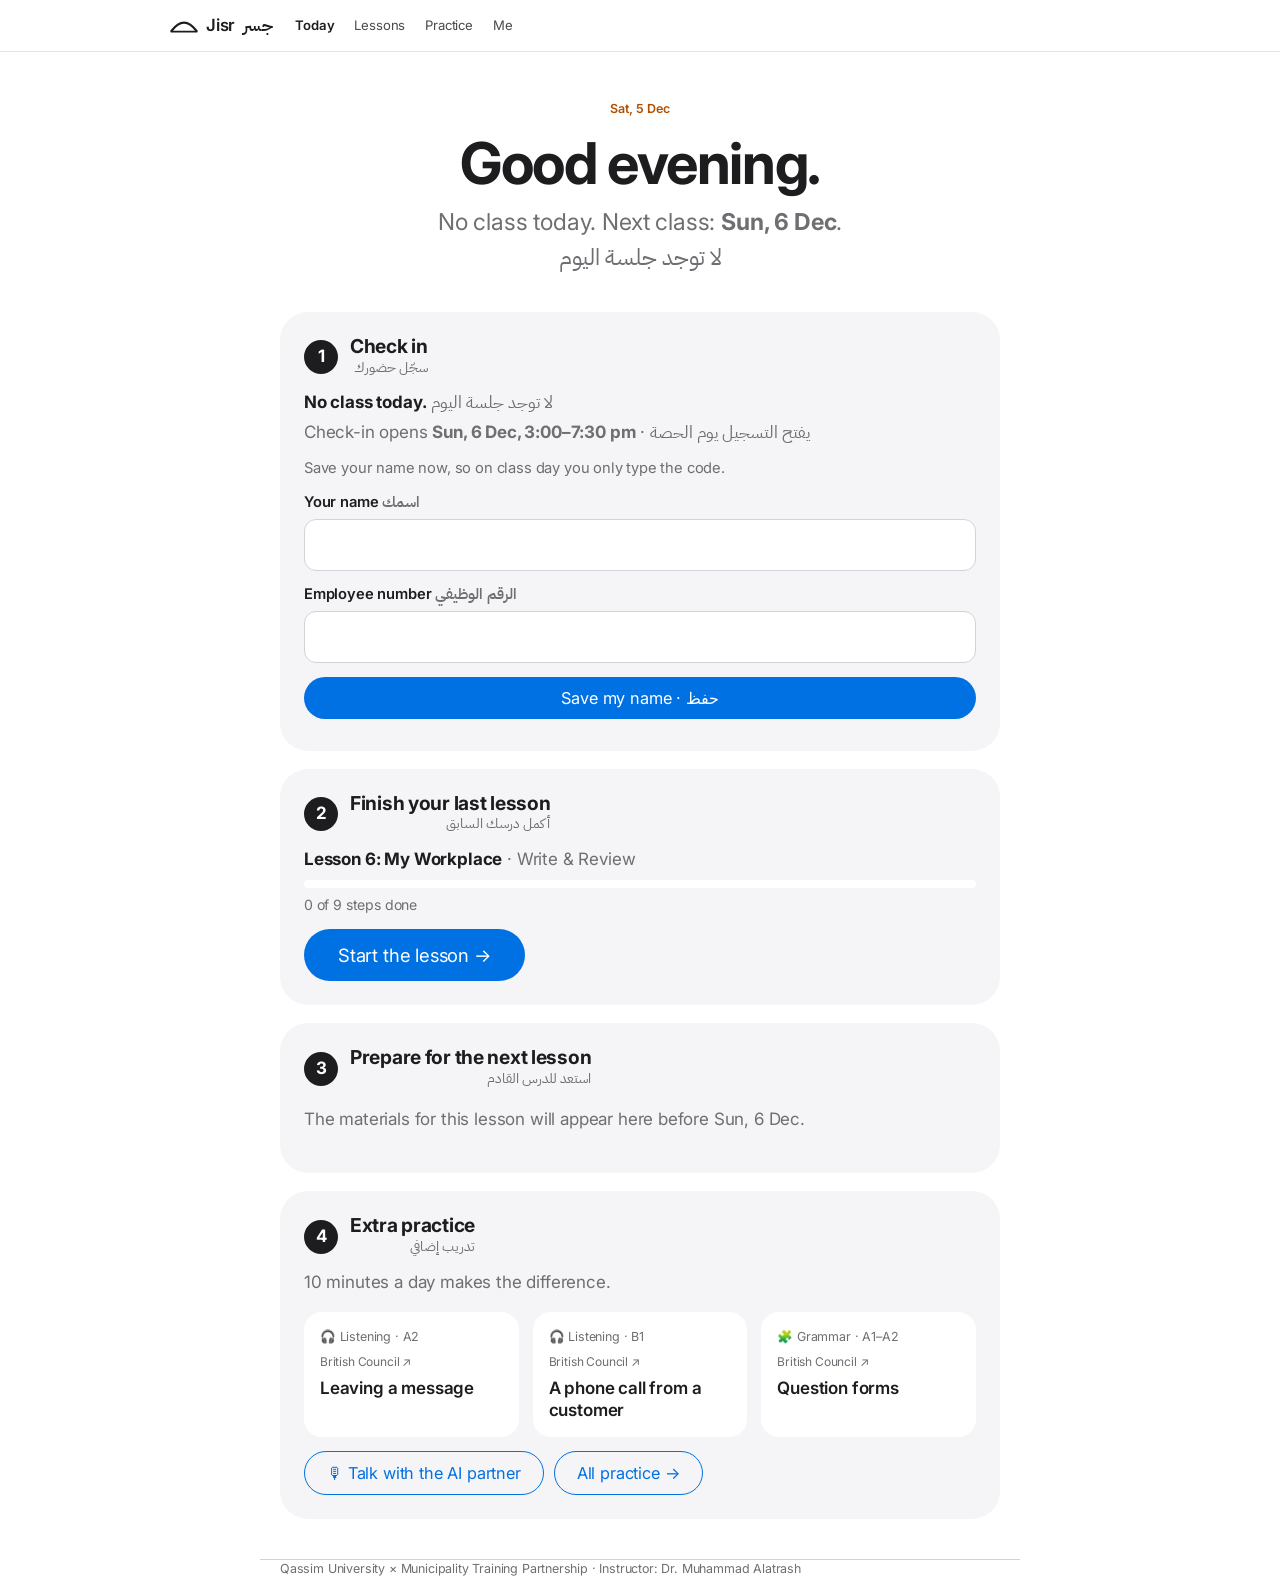
<file: index.html>
<!doctype html><html lang="en"><head><meta charset="utf-8"><meta name="viewport" content="width=device-width,initial-scale=1">
<title>Jisr · Today</title><link rel="icon" href="data:image/svg+xml,<svg xmlns='http://www.w3.org/2000/svg' viewBox='0 0 40 24'><path d='M2 20 Q20 -4 38 20' fill='none' stroke='%231d1d1f' stroke-width='4'/></svg>">
<link rel="stylesheet" href="assets/app.css"><script src="config.js"></script><script src="data/calendar.js"></script><script src="data/ready.js"></script><script src="data/resources.js"></script><script src="assets/core.js"></script><script src="assets/checkin.js"></script><script src="assets/resources.js"></script></head>
<body><header id="site-header"></header>
<main class="wrap" style="max-width:760px">
  <section class="hero" style="padding:36px 0 18px">
    <p class="eyebrow" id="date"></p>
    <h1 id="hello">Welcome.</h1>
    <p class="sub" id="sub" style="margin-bottom:0"></p>
  </section>
  <div id="steps"></div>
</main>
<footer class="wrap" id="foot" style="margin-top:40px;max-width:760px"></footer>
<script>
(function(){
  const J=JISR,t=J.todayISO(),s=J.sessionByDate(t),nx=J.nextSession(t),u=J.me(),R=window.JISR_READY||[];
  const h=new Date().getHours();
  document.getElementById("date").textContent=J.fmtDate(t)+(s?` · Lesson ${s.n}`:"");
  document.getElementById("hello").textContent=(h<12?"Good morning":h<18?"Good afternoon":"Good evening")+(u?", "+u.name.split(" ")[0]:"")+".";
  document.getElementById("sub").innerHTML=s?`Today: <b>${J.esc(s.themeEn)}</b><br><span class="ar">${J.esc(s.themeAr)}</span>`:(nx?`No class today. Next class: <b>${J.fmtDate(nx.date)}</b>.<br><span class="ar">لا توجد جلسة اليوم</span>`:"The programme is complete. 🎓");
  const S=document.getElementById("steps"); let k=0;
  const step=(title,ar,html)=>{k++;const e=J.el(`<section class="band" style="padding:24px"><div class="row" style="gap:12px;margin-bottom:12px"><span class="num">${k}</span><div><h3 style="margin:0">${title}</h3><div class="ar muted" style="font-size:.9rem">${ar}</div></div></div><div data-b>${html||""}</div></section>`);S.appendChild(e);return e.querySelector("[data-b]");};
  const lessonCard=x=>{const d=J.stepsDone(x.n).size,tot=J.LS.get("stepsTotal."+x.n,9),ready=R.includes(x.n),pct=Math.min(100,Math.round(100*d/tot));
    if(!ready) return `<p class="muted">The materials for this lesson will appear here before ${J.fmtDate(x.date)}.</p>`;
    return `<p style="margin:0 0 4px"><b>Lesson ${x.n}: ${J.esc(x.themeEn)}</b> <span class="muted">· ${x.typeEn}</span></p><div class="meter" style="background:var(--paper);margin:8px 0 6px"><i style="width:${pct}%"></i></div><p class="muted" style="font-size:.88rem;margin:0 0 14px">${d} of ${tot} steps done</p>
      <a class="btn big" href="session.html?n=${x.n}">${d===0?"Start the lesson":d>=tot?"Review the lesson":"Continue the lesson"} →</a>`;};
  const c=step("Check in","سجّل حضورك"); JISR_CHECKIN.mount(c,{});
  if(s){
    step("Today's lesson","درس اليوم",lessonCard(s));
  } else {
    // continue the most recent unfinished lesson (or preview the next one)
    const held=J.S.filter(x=>x.date<=t&&R.includes(x.n)).reverse(), open=held.find(x=>J.stepsDone(x.n).size<J.LS.get("stepsTotal."+x.n,9));
    if(open) step("Finish your last lesson","أكمل درسك السابق",lessonCard(open));
    if(nx) step("Prepare for the next lesson","استعد للدرس القادم",lessonCard(nx));
  }
  const cur=s||nx||J.S.at(-1),ids=JISR_RESOURCES.week(cur.week).slice(0,3);
  const ex=step("Extra practice","تدريب إضافي",`<p class="muted" style="margin-top:0">10 minutes a day makes the difference.</p><div class="grid g3">${ids.map(id=>JISR_RESOURCES.card(id,JISR_RESOURCES.R.items[id],cur.n)).join("")}</div>
    <div class="row" style="margin-top:14px"><a class="btn alt" href="speak.html">🎙 Talk with the AI partner</a><a class="btn ghost" href="resources.html">All practice →</a></div>`);
  JISR_RESOURCES.bindClicks(ex);
  document.getElementById("foot").textContent=`${J.C.partnersEn} · Instructor: ${J.C.instructor}`;
})();
</script></body></html>
</file>
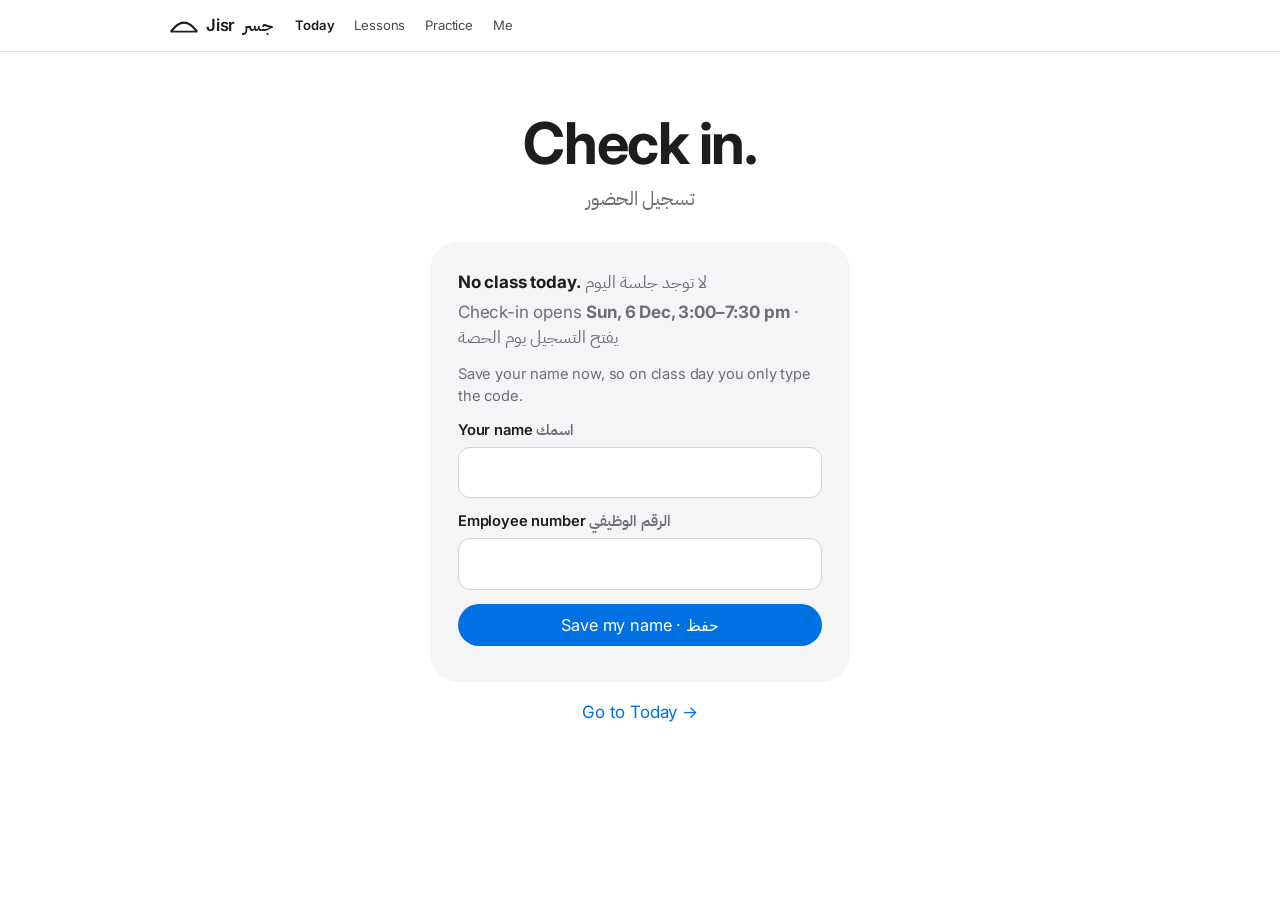
<file: checkin.html>
<!doctype html><html lang="en"><head><meta charset="utf-8"><meta name="viewport" content="width=device-width,initial-scale=1">
<title>Jisr · Check in</title><link rel="icon" href="data:image/svg+xml,<svg xmlns='http://www.w3.org/2000/svg' viewBox='0 0 40 24'><path d='M2 20 Q20 -4 38 20' fill='none' stroke='%231d1d1f' stroke-width='4'/></svg>">
<link rel="stylesheet" href="assets/app.css"><script src="config.js"></script><script src="data/calendar.js"></script><script src="assets/core.js"></script><script src="assets/checkin.js"></script></head>
<body><header id="site-header"></header>
<main class="wrap" style="max-width:460px">
  <section class="hero" style="padding-bottom:10px"><h1>Check in.</h1><p class="ar muted" style="font-size:1.2rem;margin:0">تسجيل الحضور</p></section>
  <div class="band" id="box" style="padding:28px"></div>
  <p class="center" style="margin-top:16px"><a href="index.html">Go to Today →</a></p>
</main>
<script>JISR_CHECKIN.mount(document.getElementById("box"),{});</script></body></html>
</file>
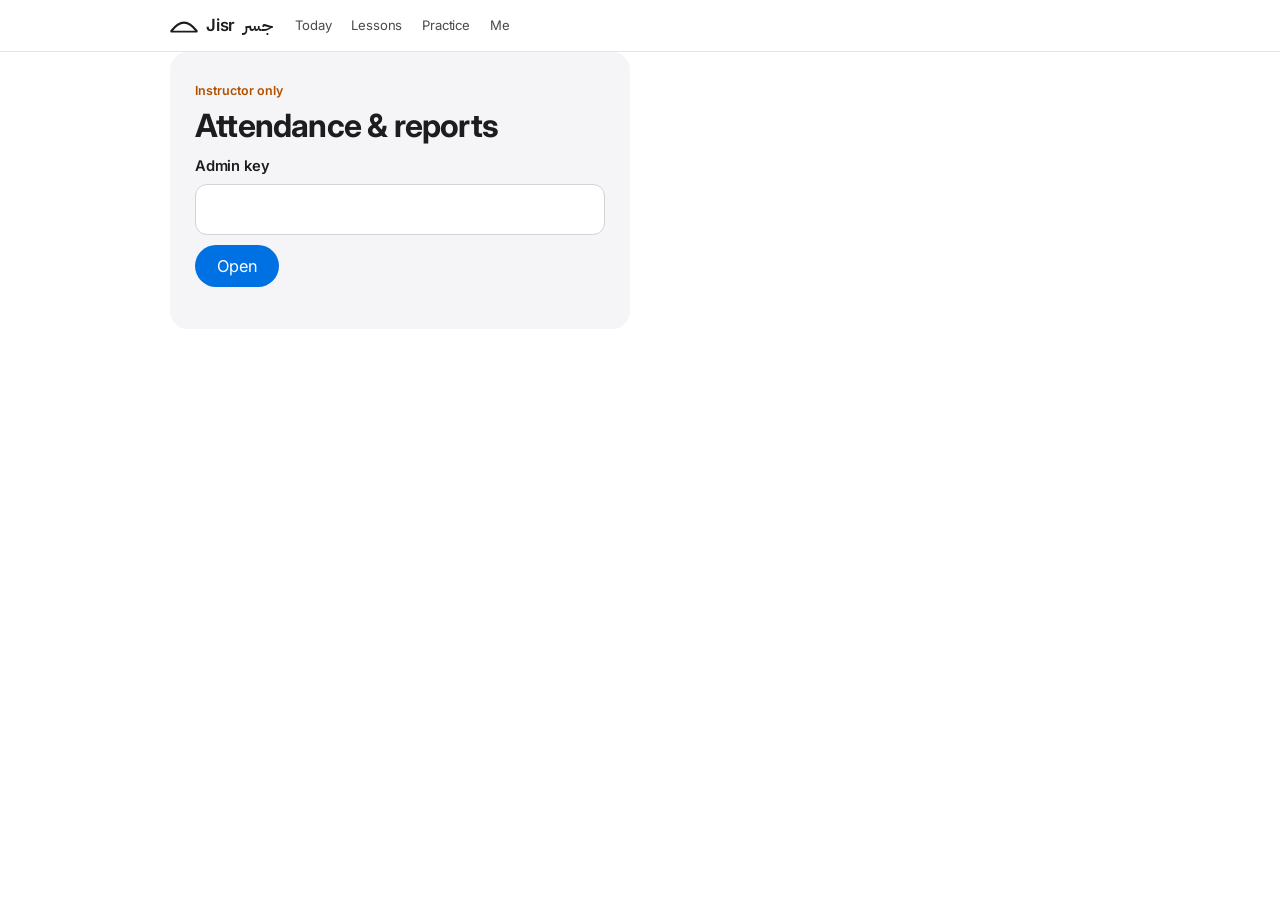
<file: dashboard.html>
<!doctype html><html lang="en"><head><meta charset="utf-8"><meta name="viewport" content="width=device-width,initial-scale=1"><meta name="robots" content="noindex">
<title>Jisr · Instructor</title><link rel="icon" href="data:image/svg+xml,<svg xmlns='http://www.w3.org/2000/svg' viewBox='0 0 40 24'><path d='M2 20 Q20 -6 38 20' fill='none' stroke='%23c4553a' stroke-width='4'/></svg>">
<link rel="stylesheet" href="assets/app.css"><script src="config.js"></script><script src="data/calendar.js"></script><script src="assets/core.js"></script></head>
<body><header id="site-header"></header>
<main class="wrap">
  <div class="only-print" id="phead"></div>
  <div id="gate" class="card no-print" style="max-width:460px">
    <span class="eyebrow">Instructor only</span><h2>Attendance &amp; reports</h2>
    <label>Admin key</label><input id="key" type="password" autocomplete="current-password"><button class="btn" id="enter" style="margin-top:10px">Open</button>
    <p class="muted" id="gmsg"></p>
  </div>
  <div id="app" style="display:none">
    <section class="band no-print center" style="margin-top:0">
      <h2 style="margin-bottom:4px">Attendance report</h2>
      <p class="muted" id="saved">Every check-in is recorded automatically.</p>
      <div class="row" style="justify-content:center;margin-top:14px"><button class="btn big" id="exportAll">⬇ Export attendance</button><button class="btn alt big" id="printAll">Print</button></div>
      <p id="sheetLink" style="margin-top:12px;font-size:.9rem"></p>
    </section>
    <div class="tabs no-print" id="tabs">
      <button data-k="today" class="on">Today / code</button><button data-k="day">Daily report</button><button data-k="week">Weekly report</button><button data-k="all">All sessions</button><button data-k="work">Activity &amp; scores</button>
    </div>
    <section class="panel on" id="p-today"></section>
    <section class="panel" id="p-day"></section>
    <section class="panel" id="p-week"></section>
    <section class="panel" id="p-all"></section>
    <section class="panel" id="p-work"></section>
  </div>
</main>
<script>
(function(){
  const J=JISR,$=id=>document.getElementById(id),today=J.todayISO();
  let D=null,key=sessionStorage.getItem("jisr.key")||"";
  const held=()=>J.S.filter(s=>s.date<=today);
  const ST={P:"Present",A:"Absent",L:"Late",E:"Excused","–":"Pending"};

  function demoData(){ // preview data when backend is not connected
    const names=["Abdullah Alharbi","Faisal Alotaibi","Nasser Alqahtani","Saad Aldosari","Rakan Alshammari","Turki Alenezi","Hamad Almutairi","Majed Alrashidi"];
    const roster=names.map((n,i)=>({id:String(1001+i),name:n,dept:["Parks","Licensing","Planning","Waste","Customer Service"][i%5]}));
    const att=[];const hs=J.S.slice(0,Math.max(6,held().length));
    hs.forEach(s=>roster.forEach((r,i)=>{const x=(i*7+s.n*3)%10;if(x<8)att.push({date:s.date,session:s.n,traineeId:r.id,name:r.name,status:x===7?"L":"P",time:s.date+"T09:0"+(x%6)+":00",device:"d"+r.id,method:"code"});}));
    return {ok:true,demo:true,roster,attendance:att,scores:roster.map((r,i)=>({traineeId:r.id,activities:12+i*3,avg:55+i*5,ai:i*2})),code:"4826",codeDate:today};
  }
  async function load(){
    const r=J.online?await J.api("admin",{key,op:"overview"}):demoData();
    if(!r.ok){$("gmsg").textContent="⚠ "+(r.error||"Failed");$("gate").style.display="block";$("app").style.display="none";return false;}
    D=r;sessionStorage.setItem("jisr.key",key);$("gate").style.display="none";$("app").style.display="block";
    if(r.demo&&!$("demo"))$("app").insertAdjacentHTML("afterbegin",'<p class="notice no-print" id="demo">Preview with sample data — connect the backend (config.js → apiUrl) to see real attendance.</p>');
    if(D.sheetUrl){$("sheetLink").innerHTML=`Permanent record: <a href="${J.esc(D.sheetUrl)}" target="_blank" rel="noopener">open the Google Sheet</a>`;$("saved").textContent="Every check-in is recorded automatically in your Google Sheet. Website updates never touch it.";}
    drawAll();return true;
  }
  // status for trainee on a date: latest row wins; none → Absent (or Pending for today)
  function status(id,date){const rows=D.attendance.filter(a=>a.traineeId==id&&a.date===date);if(!rows.length)return date<today?"A":"–";return rows[rows.length-1].status;}
  function shared(date){const m={},f=new Set();D.attendance.filter(a=>a.date===date&&a.method==="code").forEach(a=>{(m[a.device]=m[a.device]||new Set()).add(a.traineeId);});Object.values(m).forEach(s=>{if(s.size>1)s.forEach(x=>f.add(String(x)));});return f;}
  function csv(rows,name){const t=rows.map(r=>r.map(c=>`"${String(c).replace(/"/g,'""')}"`).join(",")).join("\r\n");const a=document.createElement("a");a.href=URL.createObjectURL(new Blob(["﻿"+t],{type:"text/csv"}));a.download=name;a.click();}
  function head(title){$("phead").innerHTML=`<h2>${J.esc(J.C.programEn)} (${J.esc(J.C.programAr)}) — ${J.esc(title)}</h2><p>${J.esc(J.C.partnersEn)} · Instructor: ${J.esc(J.C.instructor)} · Printed ${new Date().toLocaleString("en-GB")}</p>`;}
  const tools=(id)=>`<div class="row no-print" style="margin:10px 0"><button class="btn sm" data-csv="${id}">⬇ Export CSV (Excel)</button><button class="btn ghost sm" data-print="${id}">🖨 Print / PDF</button></div>`;

  function dayTable(date){
    const s=J.sessionByDate(date),sh=shared(date);
    const rows=D.roster.map(r=>{const st=status(r.id,date),a=D.attendance.filter(x=>x.traineeId==r.id&&x.date===date).pop();return [r.id,r.name,r.dept||"",st,a&&a.time?a.time.slice(11,16):"",a?a.method:"",sh.has(String(r.id))?"⚠ shared device":""];});
    const c=k=>rows.filter(r=>r[3]===k).length;
    return {s,rows,html:`<p><b>Session ${s?s.n:"?"}</b> · ${J.fmtDate(date)} ${date.slice(0,4)} · ${s?J.esc(s.themeEn):""} — <b>${c("P")+c("L")}</b> present (${c("L")} late), <b>${c("A")}</b> absent, ${c("E")} excused, of ${rows.length}</p>
      <div class="tscroll"><table><tr><th>ID</th><th>Name</th><th>Dept</th><th>Status</th><th>Time</th><th>Method</th><th>Flag</th></tr>${rows.map(r=>`<tr><td>${J.esc(r[0])}</td><td>${J.esc(r[1])}</td><td>${J.esc(r[2])}</td><td class="${r[3]==="–"?"":r[3]}"><a href="#" data-mark="${J.esc(r[0])}|${date}" title="Click to change" style="color:inherit">${ST[r[3]]}</a></td><td>${r[4]}</td><td>${r[5]}</td><td>${r[6]}</td></tr>`).join("")}</table></div>`};
  }
  function bindMarks(root){root.querySelectorAll("[data-mark]").forEach(a=>a.onclick=async e=>{e.preventDefault();const [id,date]=a.dataset.mark.split("|");const cur=status(id,date),nx={P:"A",A:"E",E:"L",L:"P","–":"P"}[cur];
    if(!confirm(`Mark ${id} as ${ST[nx]} on ${date}?`))return;
    if(J.online){const r=await J.api("admin",{key,op:"mark",traineeId:id,date,session:(J.sessionByDate(date)||{}).n,status:nx});if(!r.ok)return J.toast(r.error);}
    D.attendance.push({date,traineeId:id,status:nx,method:"manual",time:new Date().toISOString(),device:"instructor"});drawAll();});}

  function drawToday(){
    const s=J.sessionByDate(today),el=$("p-today");
    if(!s){const nx=J.nextSession();el.innerHTML=`<div class="card"><p>No session today. Next: <b>${nx?J.fmtDate(nx.date)+" — Session "+nx.n:"—"}</b></p></div>`;return;}
    const t=dayTable(today);
    el.innerHTML=`<div class="grid g2"><div class="card teal"><span class="eyebrow">Show this on the projector</span><p style="margin:0">Check-in code for Session ${s.n}</p><div class="big-code" style="color:#fff">${J.esc(D.code||"----")}</div><p class="muted">Trainees open the site → <b>Check in</b> → enter the code.</p></div>
      <div class="card"><h3>Live: ${t.rows.filter(r=>r[3]==="P"||r[3]==="L").length} / ${t.rows.length} checked in</h3><button class="btn alt sm no-print" id="rf">↻ Refresh</button><p class="muted">Late threshold and check-in window are set in the backend.</p></div></div><div class="card" style="margin-top:14px">${t.html}${tools("today")}</div>`;
    $("rf").onclick=load;bindMarks(el);
  }
  function drawDay(){
    const el=$("p-day"),hs=held(),sel=el.dataset.d||(hs.length?hs.at(-1).date:J.S[0].date);
    const t=dayTable(sel);
    el.innerHTML=`<div class="card"><div class="row no-print"><label>Session date</label><select id="dsel" style="width:auto">${J.S.map(s=>`<option value="${s.date}" ${s.date===sel?"selected":""}>S${s.n} · ${J.fmtDate(s.date)} ${s.date.slice(0,4)}</option>`).join("")}</select></div>${t.html}${tools("day")}</div>`;
    $("dsel").onchange=e=>{el.dataset.d=e.target.value;drawDay();};bindMarks(el);
  }
  function matrix(sessions){
    const rows=D.roster.map(r=>{const st=sessions.map(s=>status(r.id,s.date));const att=st.filter(x=>x==="P"||x==="L").length,cnt=st.filter(x=>x!=="–"&&x!=="E").length;return {r,st,att,abs:st.filter(x=>x==="A").length,pct:cnt?Math.round(100*att/cnt):0};});
    const html=`<div class="tscroll"><table><tr><th>ID</th><th>Name</th>${sessions.map(s=>`<th title="${J.esc(s.themeEn)}">S${s.n}<br><small>${J.fmtDate(s.date)}</small></th>`).join("")}<th>Present</th><th>Absent</th><th>%</th></tr>
      ${rows.map(x=>`<tr><td>${J.esc(x.r.id)}</td><td>${J.esc(x.r.name)}</td>${x.st.map(v=>`<td class="${v}">${v}</td>`).join("")}<td>${x.att}</td><td>${x.abs}</td><td style="${x.pct<75?"color:var(--bad);font-weight:700":""}">${x.pct}%</td></tr>`).join("")}</table></div><p class="muted">P present · L late (counts as present) · A absent · E excused (not counted) · – not held yet. Red = below 75%.</p>`;
    const csvRows=[["ID","Name",...sessions.map(s=>`S${s.n} ${s.date}`),"Present","Absent","%"],...rows.map(x=>[x.r.id,x.r.name,...x.st,x.att,x.abs,x.pct])];
    return {html,csvRows};
  }
  function drawWeek(){
    const el=$("p-week"),weeks=[...new Set(J.S.map(s=>s.week))],cur=(J.sessionByDate(today)||held().at(-1)||J.S[0]).week,w=Number(el.dataset.w||cur);
    const ss=J.S.filter(s=>s.week===w),m=matrix(ss);el._csv=m.csvRows;el._name=`jisr-week${w}-attendance.csv`;
    el.innerHTML=`<div class="card"><div class="row no-print"><label>Week</label><select id="wsel" style="width:auto">${weeks.map(x=>{const a=J.S.find(s=>s.week===x);return `<option value="${x}" ${x===w?"selected":""}>Week ${x} · ${J.fmtDate(a.date)} · ${J.esc(a.themeEn)}</option>`;}).join("")}</select></div><h3>Week ${w}: ${J.esc(ss[0].themeEn)}</h3>${m.html}${tools("week")}</div>`;
    $("wsel").onchange=e=>{el.dataset.w=e.target.value;drawWeek();};
  }
  function drawAll(){
    const el=$("p-all"),ss=held().length?held():J.S.slice(0,3),m=matrix(ss);el._csv=m.csvRows;el._name="jisr-full-register.csv";
    el.innerHTML=`<div class="card"><h3>Full register — ${ss.length} session(s) held</h3>${m.html}${tools("all")}</div>`;
    const w=$("p-work"),sc=D.scores||[];
    w.innerHTML=`<div class="card"><h3>Platform activity (homework engagement)</h3><div class="tscroll"><table><tr><th>ID</th><th>Name</th><th>Activities done</th><th>Average score</th><th>AI feedback uses</th></tr>${D.roster.map(r=>{const x=sc.find(s=>s.traineeId==r.id)||{};return `<tr><td>${J.esc(r.id)}</td><td>${J.esc(r.name)}</td><td>${x.activities||0}</td><td>${x.avg!=null?x.avg+"%":"—"}</td><td>${x.ai||0}</td></tr>`;}).join("")}</table></div>${tools("work")}</div>`;
    w._csv=[["ID","Name","Activities","Average %","AI uses"],...D.roster.map(r=>{const x=sc.find(s=>s.traineeId==r.id)||{};return [r.id,r.name,x.activities||0,x.avg||"",x.ai||0];})];w._name="jisr-activity.csv";
    drawToday();drawDay();drawWeek();
    document.querySelectorAll("[data-csv]").forEach(b=>b.onclick=()=>{const id=b.dataset.csv,p=$("p-"+id);
      if(id==="today"||id==="day"){const d=id==="today"?today:($("dsel")||{}).value;const t=dayTable(d);csv([["ID","Name","Dept","Status","Time","Method","Flag"],...t.rows.map(r=>[...r.slice(0,3),ST[r[3]],...r.slice(4)])],`jisr-${d}-attendance.csv`);}
      else csv(p._csv,p._name);});
    document.querySelectorAll("[data-print]").forEach(b=>b.onclick=()=>{const id=b.dataset.print;head({today:"Daily attendance",day:"Daily attendance",week:"Weekly attendance",all:"Attendance register",work:"Platform activity"}[id]);
      document.querySelectorAll(".panel").forEach(p=>p.classList.toggle("on",p.id==="p-"+id));print();});
  }
  document.querySelectorAll("#tabs button").forEach(b=>b.onclick=()=>{document.querySelectorAll("#tabs button").forEach(x=>x.classList.toggle("on",x===b));document.querySelectorAll(".panel").forEach(p=>p.classList.toggle("on",p.id==="p-"+b.dataset.k));});
  $("exportAll").onclick=()=>{const ss=held().length?held():J.S.slice(0,1);csv(matrix(ss).csvRows,`jisr-attendance-${today}.csv`);};
  $("printAll").onclick=()=>{head("Attendance register");document.querySelectorAll("#tabs button").forEach(x=>x.classList.toggle("on",x.dataset.k==="all"));document.querySelectorAll(".panel").forEach(p=>p.classList.toggle("on",p.id==="p-all"));print();};
  $("enter").onclick=()=>{key=$("key").value.trim();load();};
  if(key||!J.online) load();
})();
</script></body></html>
</file>
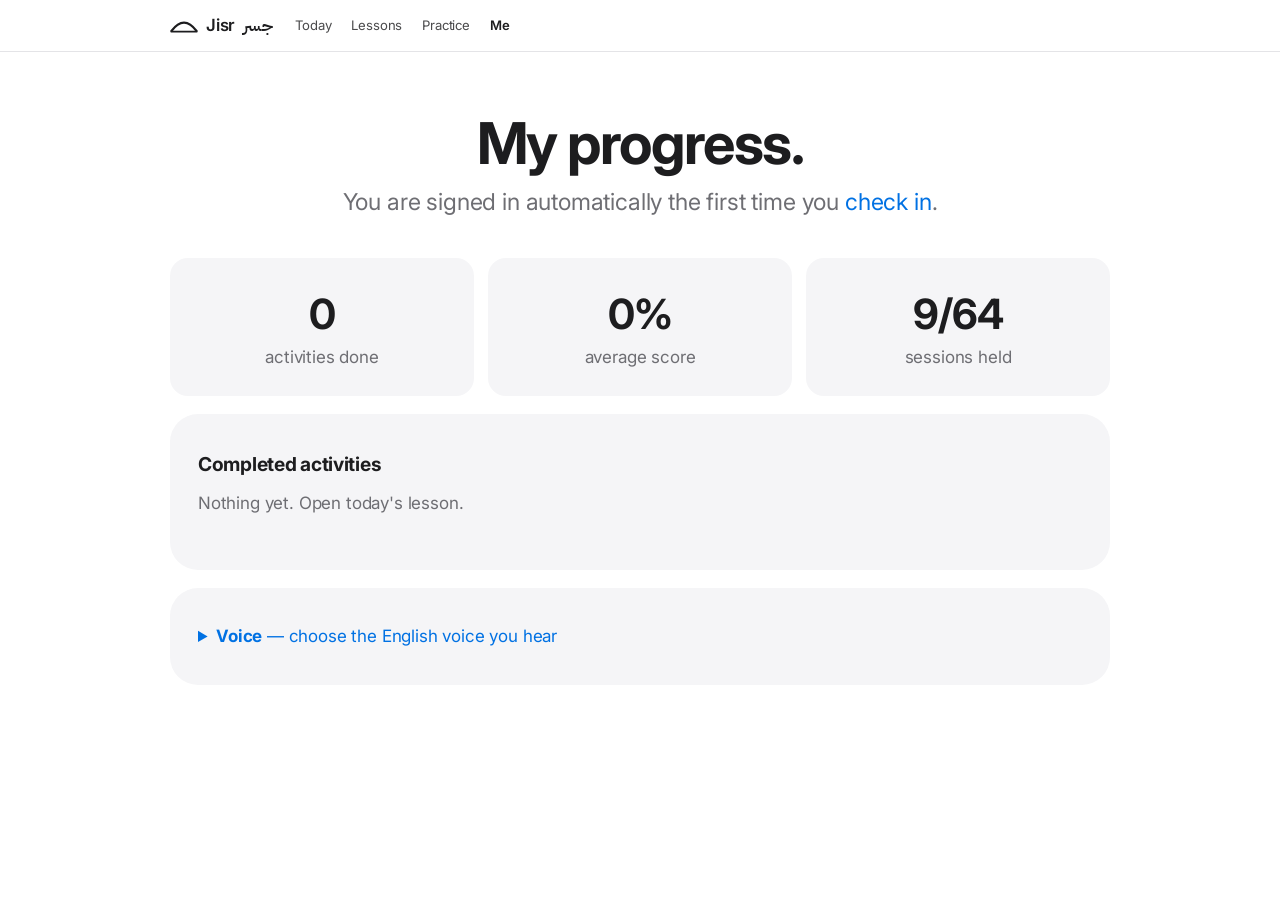
<file: me.html>
<!doctype html><html lang="en"><head><meta charset="utf-8"><meta name="viewport" content="width=device-width,initial-scale=1">
<title>Jisr · Me</title><link rel="icon" href="data:image/svg+xml,<svg xmlns='http://www.w3.org/2000/svg' viewBox='0 0 40 24'><path d='M2 20 Q20 -4 38 20' fill='none' stroke='%231d1d1f' stroke-width='4'/></svg>">
<link rel="stylesheet" href="assets/app.css"><script src="config.js"></script><script src="data/calendar.js"></script><script src="assets/core.js"></script></head>
<body><header id="site-header"></header>
<main class="wrap">
  <section class="hero" style="padding-bottom:16px"><h1 id="hi">My progress.</h1><p class="sub" id="sub"></p></section>
  <section class="grid g3" id="nums"></section>
  <section class="band"><h3>Completed activities</h3><div id="log"></div></section>
  <details class="band no-print"><summary><b>Voice</b> — choose the English voice you hear</summary><div id="voices" style="margin-top:12px"></div></details>
</main>
<script>
(function(){
  const J=JISR,u=J.me(),st=J.stats(),p=J.progress(),held=J.pastSessions().length;
  document.getElementById("hi").textContent=u?`Hi, ${u.name.split(" ")[0]}.`:"My progress.";
  document.getElementById("sub").innerHTML=u?`${J.esc(u.name)} · ${J.esc(u.id)} <a href="#" id="out" style="font-size:.9rem">· not you?</a>`:`You are signed in automatically the first time you <a href="checkin.html">check in</a>.`;
  const out=document.getElementById("out"); if(out) out.onclick=e=>{e.preventDefault();J.setMe(null);location.reload();};
  const tile=(n,l)=>`<div class="card center"><div style="font-size:2.6rem;font-weight:700;letter-spacing:-.03em">${n}</div><div class="muted">${l}</div></div>`;
  document.getElementById("nums").innerHTML=tile(st.done,"activities done")+tile(st.pct+"%","average score")+tile(`${held}/${J.S.length}`,"sessions held");
  const rows=[];Object.entries(p).forEach(([n,a])=>Object.entries(a).forEach(([k,v])=>rows.push([Number(n),k,v])));rows.sort((a,b)=>b[2].ts-a[2].ts);
  document.getElementById("log").innerHTML=rows.length?`<div class="tscroll" style="max-height:none"><table><tr><th>Session</th><th>Activity</th><th>Best</th></tr>${rows.map(r=>`<tr><td><a href="session.html?n=${r[0]}">${r[0]||"Lab"}</a></td><td>${J.esc(r[1].startsWith("open:")?"Opened · "+r[1].split(":").slice(2).join(":"):(r[1].split(":").slice(1).join(":")||r[1]))}</td><td>${r[2].score}/${r[2].max}</td></tr>`).join("")}</table></div>`:'<p class="muted">Nothing yet. Open today\'s lesson.</p>';
  const V=document.getElementById("voices");
  function vv(){const vs=J.voices();if(!vs.length){V.innerHTML='<p class="muted">No English voices in this browser.</p>';return;}const pref=J.LS.get("voices",{});
    V.innerHTML=["A","B"].map(sl=>`<label>${sl==="A"?"Main voice":"Second speaker"}</label><div class="row"><select data-s="${sl}" style="flex:1"><option value="">Automatic (male)</option>${vs.map(v=>`<option ${pref[sl]===v.name?"selected":""}>${J.esc(v.name)}</option>`).join("")}</select><button class="btn alt sm" data-t="${sl}">Test</button></div>`).join("");
    V.querySelectorAll("select").forEach(s=>s.onchange=()=>{const p=J.LS.get("voices",{});p[s.dataset.s]=s.value;J.LS.set("voices",p);});
    V.querySelectorAll("[data-t]").forEach(b=>b.onclick=()=>J.speak("Good morning. How can I help you today?",b.dataset.t));}
  vv(); if(window.speechSynthesis) speechSynthesis.addEventListener("voiceschanged",vv);
})();
</script></body></html>
</file>
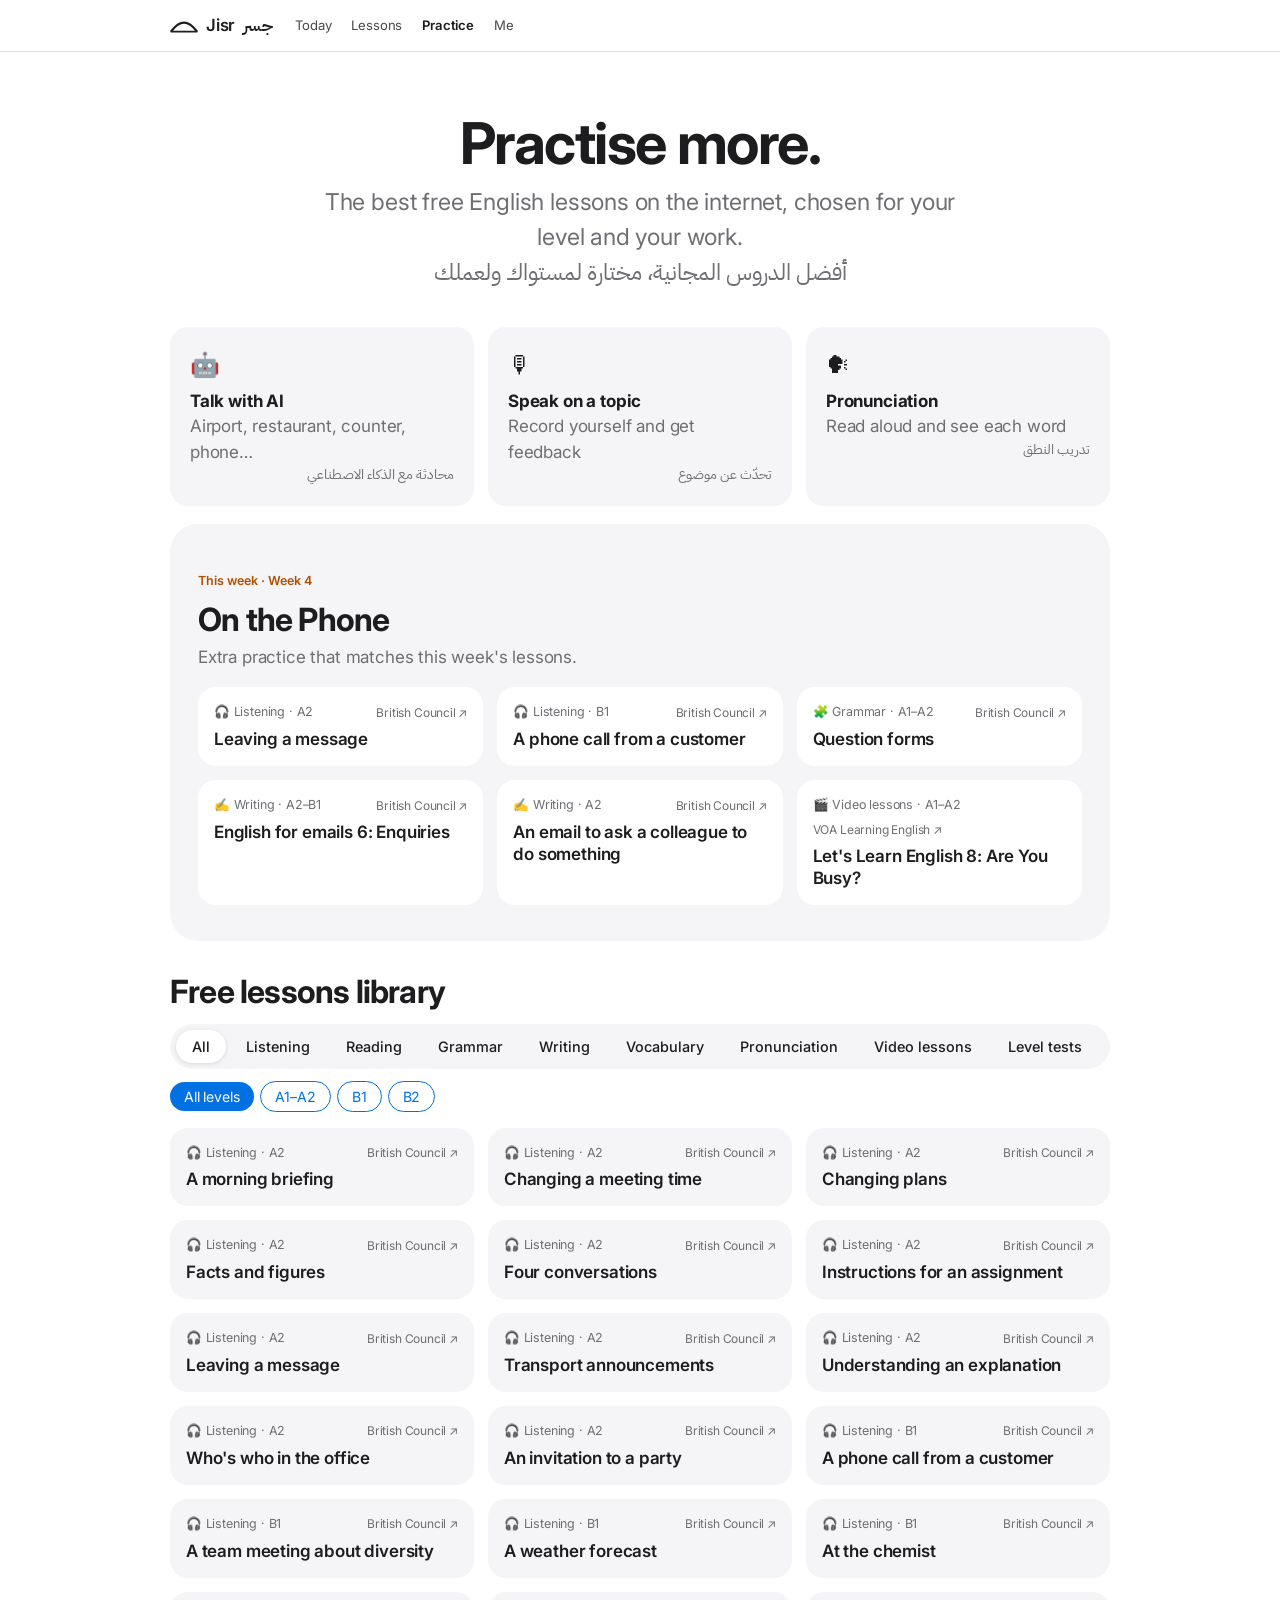
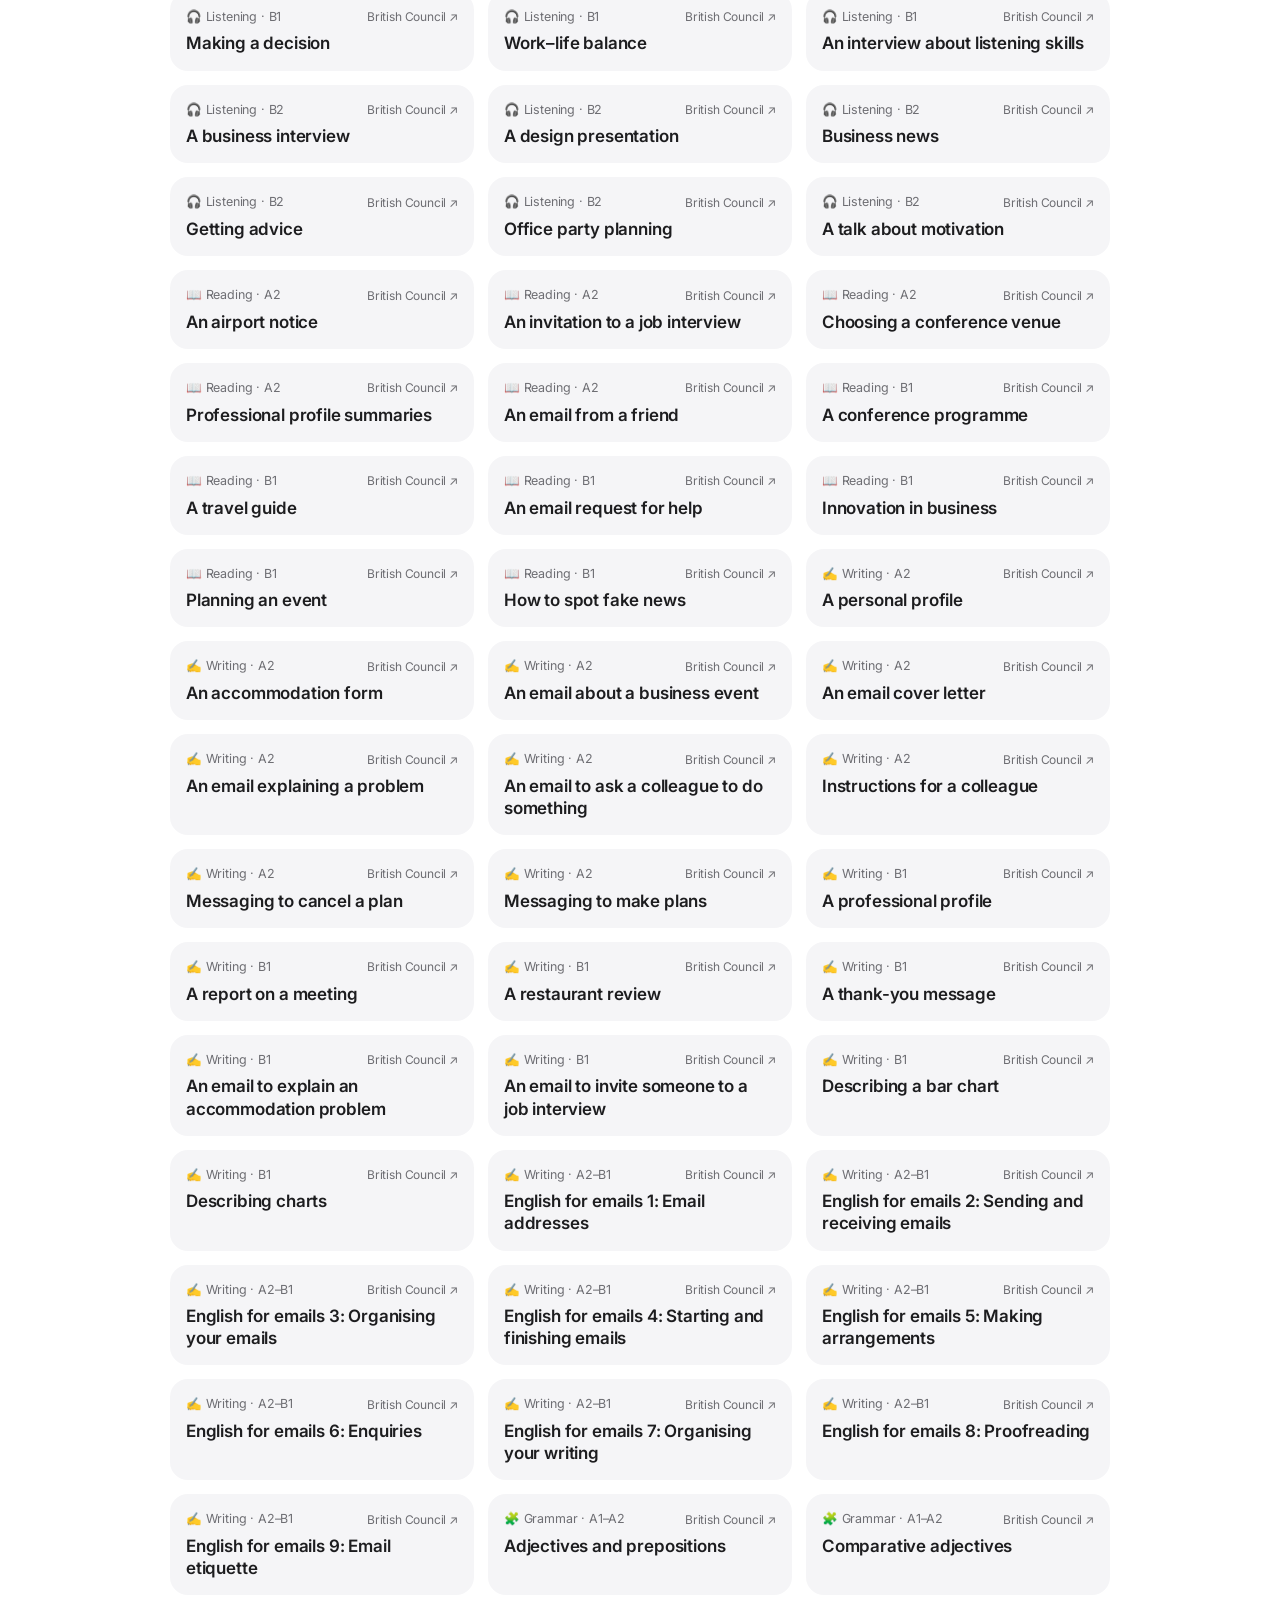
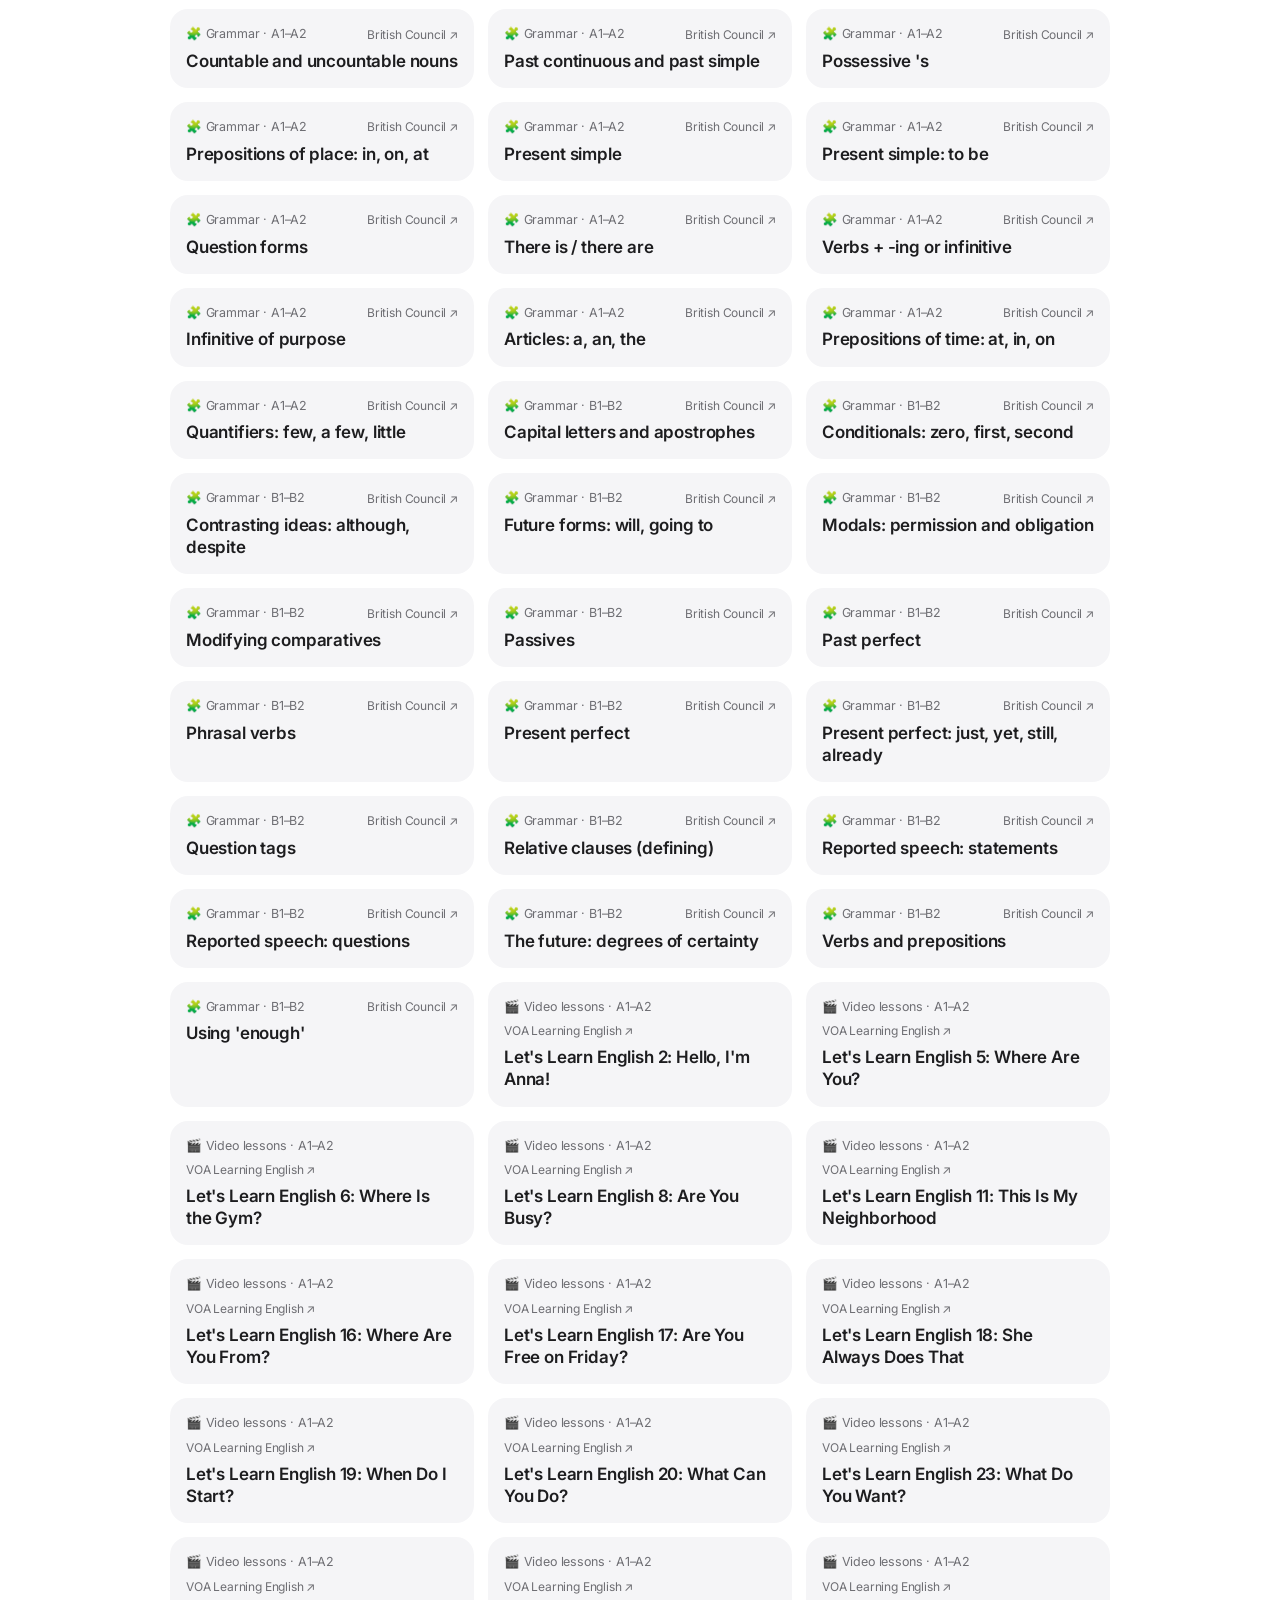
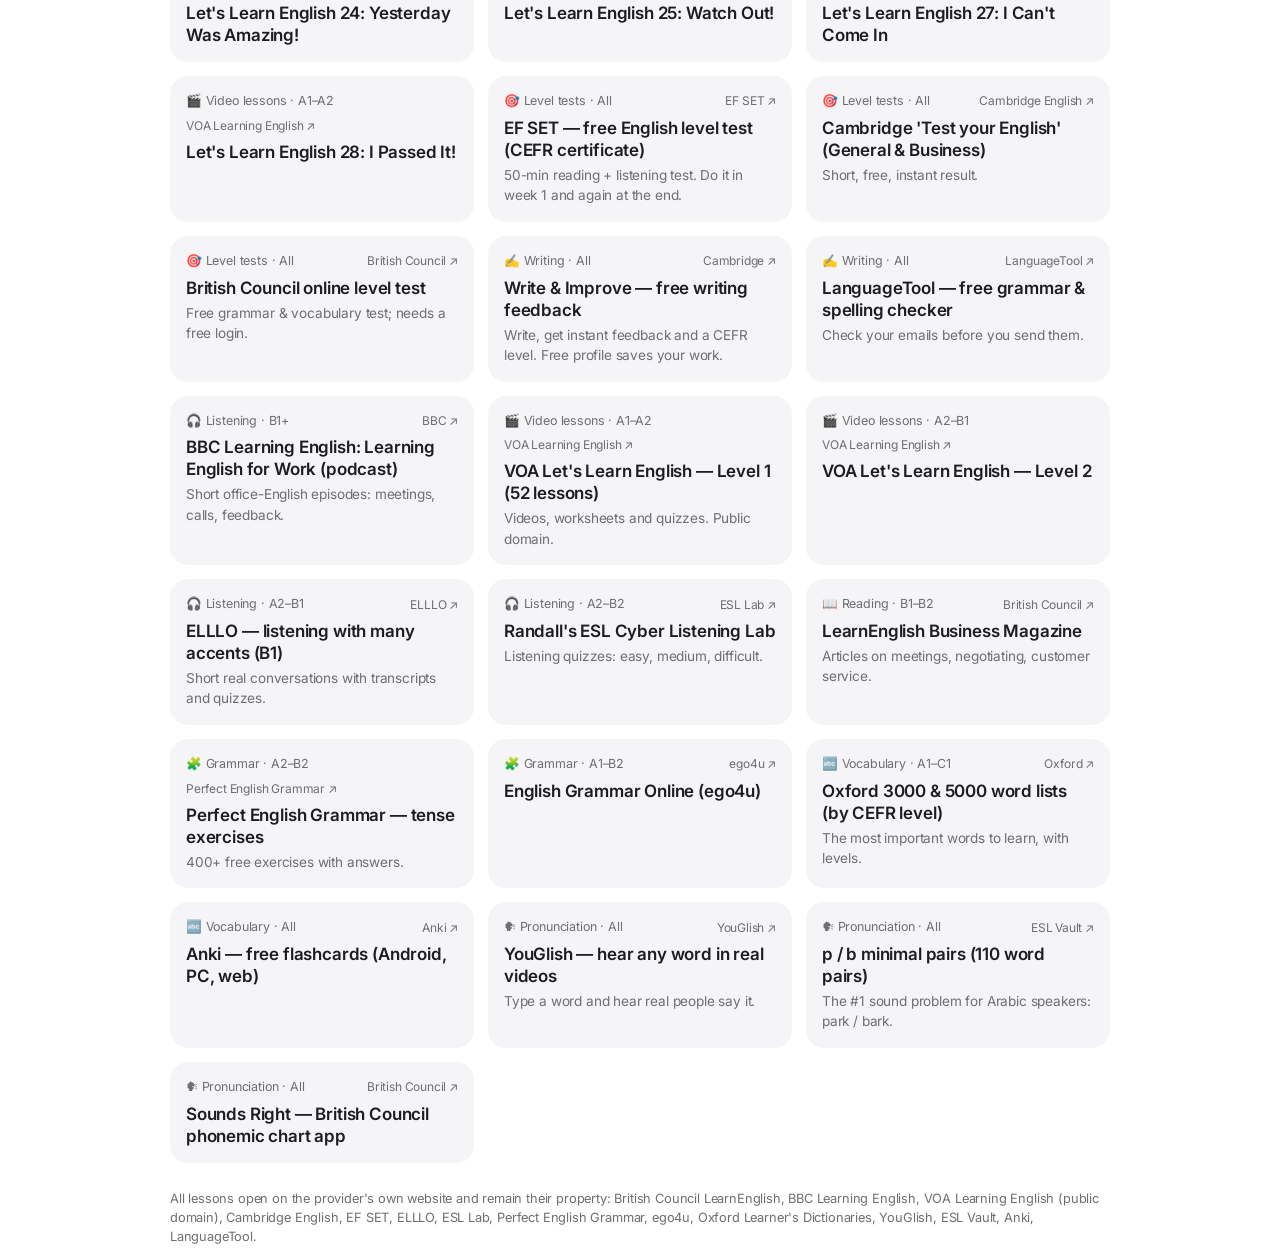
<file: resources.html>
<!doctype html><html lang="en"><head><meta charset="utf-8"><meta name="viewport" content="width=device-width,initial-scale=1">
<title>Jisr · Resources</title><link rel="icon" href="data:image/svg+xml,<svg xmlns='http://www.w3.org/2000/svg' viewBox='0 0 40 24'><path d='M2 20 Q20 -4 38 20' fill='none' stroke='%231d1d1f' stroke-width='4'/></svg>">
<link rel="stylesheet" href="assets/app.css"><script src="config.js"></script><script src="data/calendar.js"></script><script src="data/resources.js"></script><script src="assets/core.js"></script><script src="assets/resources.js"></script></head>
<body><header id="site-header"></header>
<main class="wrap">
  <section class="hero" style="padding-bottom:14px"><h1>Practise more.</h1><p class="sub">The best free English lessons on the internet, chosen for your level and your work.<br><span class="ar">أفضل الدروس المجانية، مختارة لمستواك ولعملك</span></p></section>
  <section class="grid g3" style="margin-bottom:18px">
    <a class="tile" href="speak.html#talk"><div class="ico">🤖</div><b>Talk with AI</b><div class="muted">Airport, restaurant, counter, phone…</div><div class="ar muted" style="font-size:.85rem">محادثة مع الذكاء الاصطناعي</div></a>
    <a class="tile" href="speak.html#free"><div class="ico">🎙</div><b>Speak on a topic</b><div class="muted">Record yourself and get feedback</div><div class="ar muted" style="font-size:.85rem">تحدّث عن موضوع</div></a>
    <a class="tile" href="speak.html#drill"><div class="ico">🗣</div><b>Pronunciation</b><div class="muted">Read aloud and see each word</div><div class="ar muted" style="font-size:.85rem">تدريب النطق</div></a>
  </section>
  <section class="band" id="week"></section>
  <h2 style="margin-top:34px">Free lessons library</h2>
  <div class="tabs no-print" id="skills"></div>
  <div class="row no-print" id="levels" style="margin:-6px 0 16px;gap:6px"></div>
  <section class="grid g3" id="list"></section>
  <p class="muted" style="font-size:.8rem;margin-top:26px">All lessons open on the provider's own website and remain their property: British Council LearnEnglish, BBC Learning English, VOA Learning English (public domain), Cambridge English, EF SET, ELLLO, ESL Lab, Perfect English Grammar, ego4u, Oxford Learner's Dictionaries, YouGlish, ESL Vault, Anki, LanguageTool.</p>
</main>
<script>
(function(){
  const J=JISR,X=JISR_RESOURCES,R=X.R,cur=J.sessionByDate(J.todayISO())||J.nextSession()||J.S.at(-1);
  const W=document.getElementById("week"),ids=X.week(cur.week);
  W.innerHTML=`<p class="eyebrow">This week · Week ${cur.week}</p><h2>${J.esc(cur.themeEn)}</h2><p class="muted" style="margin-top:-4px">Extra practice that matches this week's lessons.</p><div class="grid g3" style="margin-top:14px">${ids.map(id=>X.card(id,R.items[id],cur.n)).join("")}</div>`;
  X.bindClicks(W);
  let skill="all",lvl="all";
  const S=document.getElementById("skills"),L=document.getElementById("levels"),list=document.getElementById("list");
  const skills=[["all","All"]].concat(Object.entries(X.SK).map(([k,v])=>[k,v[1]]));
  S.innerHTML=skills.map(([k,t])=>`<button data-k="${k}" class="${k==="all"?"on":""}">${t}</button>`).join("");
  const levels=[["all","All levels"],["A","A1–A2"],["B1","B1"],["B2","B2"]];
  L.innerHTML=levels.map(([k,t])=>`<button class="btn sm ${k==="all"?"":"alt"}" data-l="${k}">${t}</button>`).join("");
  function fits(x){ if(lvl==="all"||/All/.test(x.l))return true; if(lvl==="A")return /A1|A2/.test(x.l); return x.l.includes(lvl)||(lvl==="B1"&&/A2–B1|B1\+|A2–B2/.test(x.l)); }
  function draw(){ const items=Object.entries(R.items).filter(([id,x])=>(skill==="all"||x.s===skill)&&fits(x));
    list.innerHTML=items.map(([id,x])=>X.card(id,x,0)).join("")||'<p class="muted">Nothing here yet.</p>'; X.bindClicks(list); }
  S.querySelectorAll("button").forEach(b=>b.onclick=()=>{skill=b.dataset.k;S.querySelectorAll("button").forEach(x=>x.classList.toggle("on",x===b));draw();});
  L.querySelectorAll("button").forEach(b=>b.onclick=()=>{lvl=b.dataset.l;L.querySelectorAll("button").forEach(x=>x.classList.toggle("alt",x!==b));draw();});
  draw();
})();
</script></body></html>
</file>
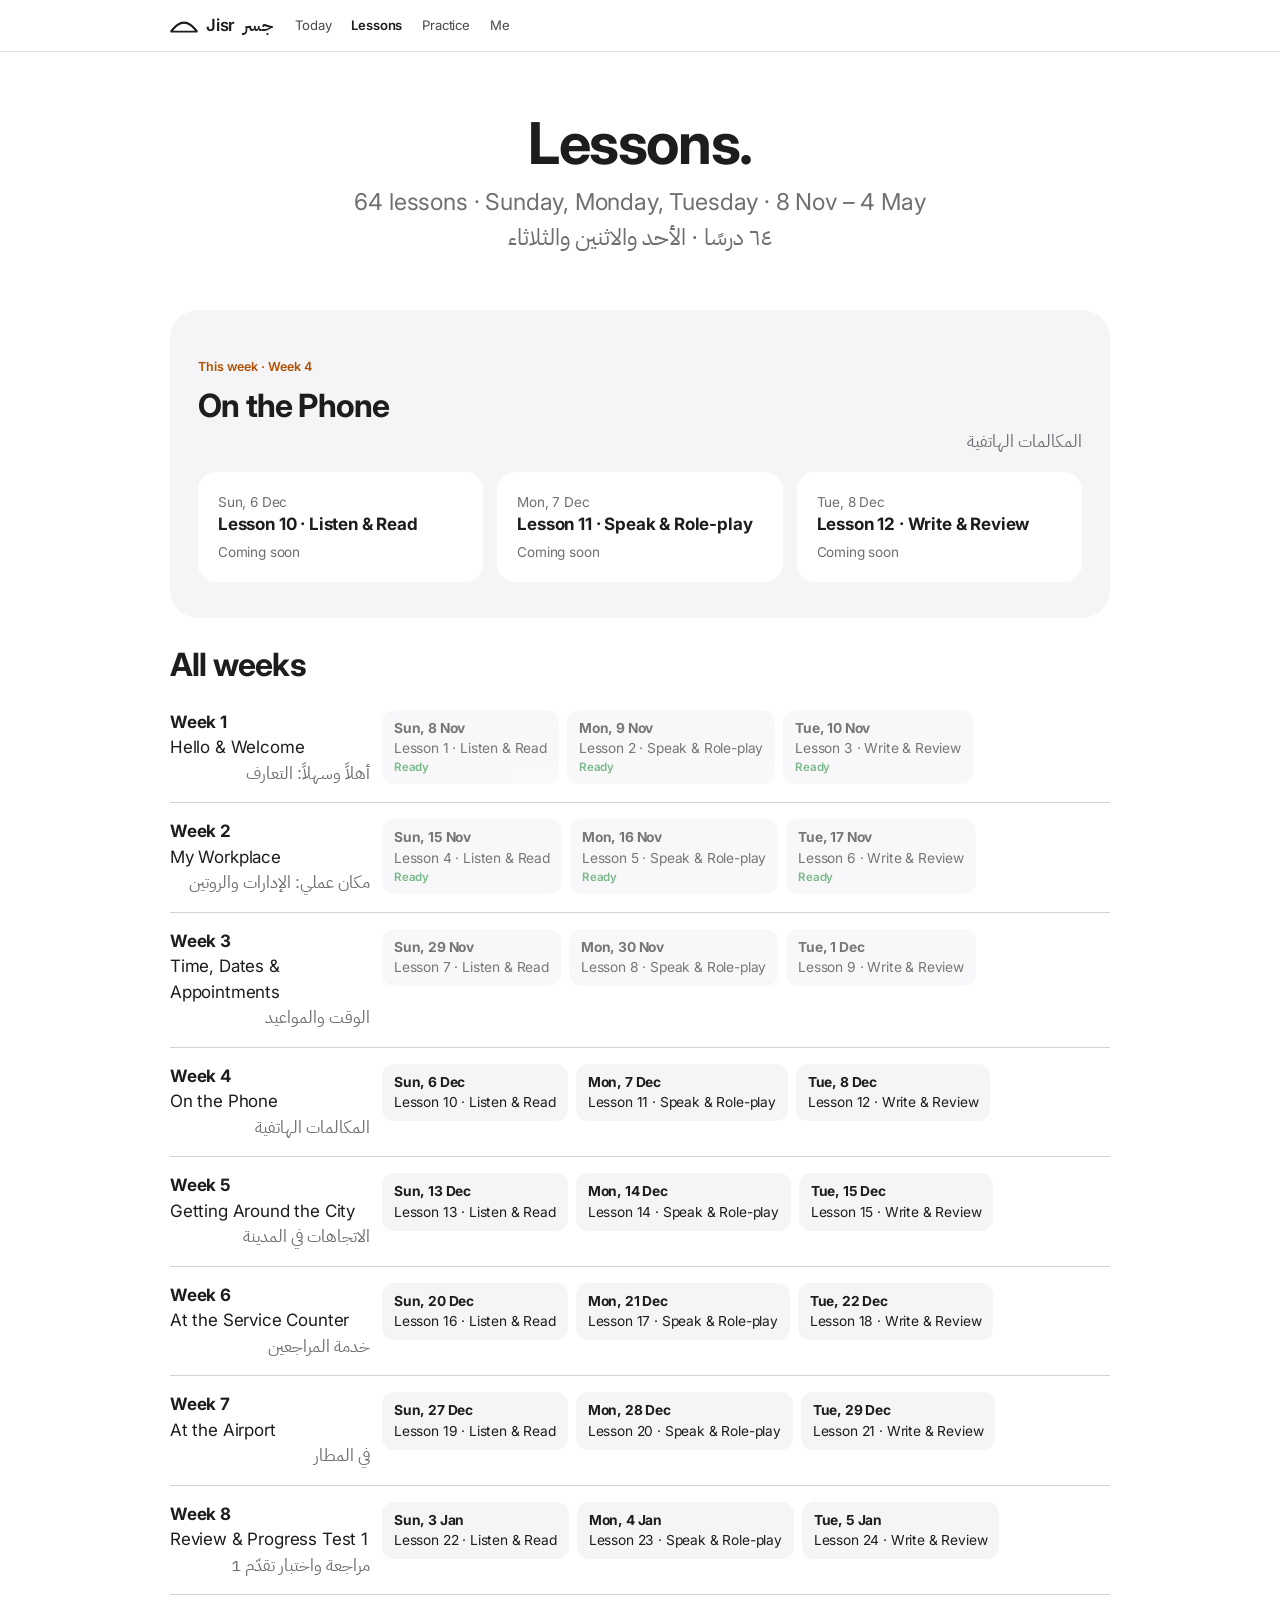
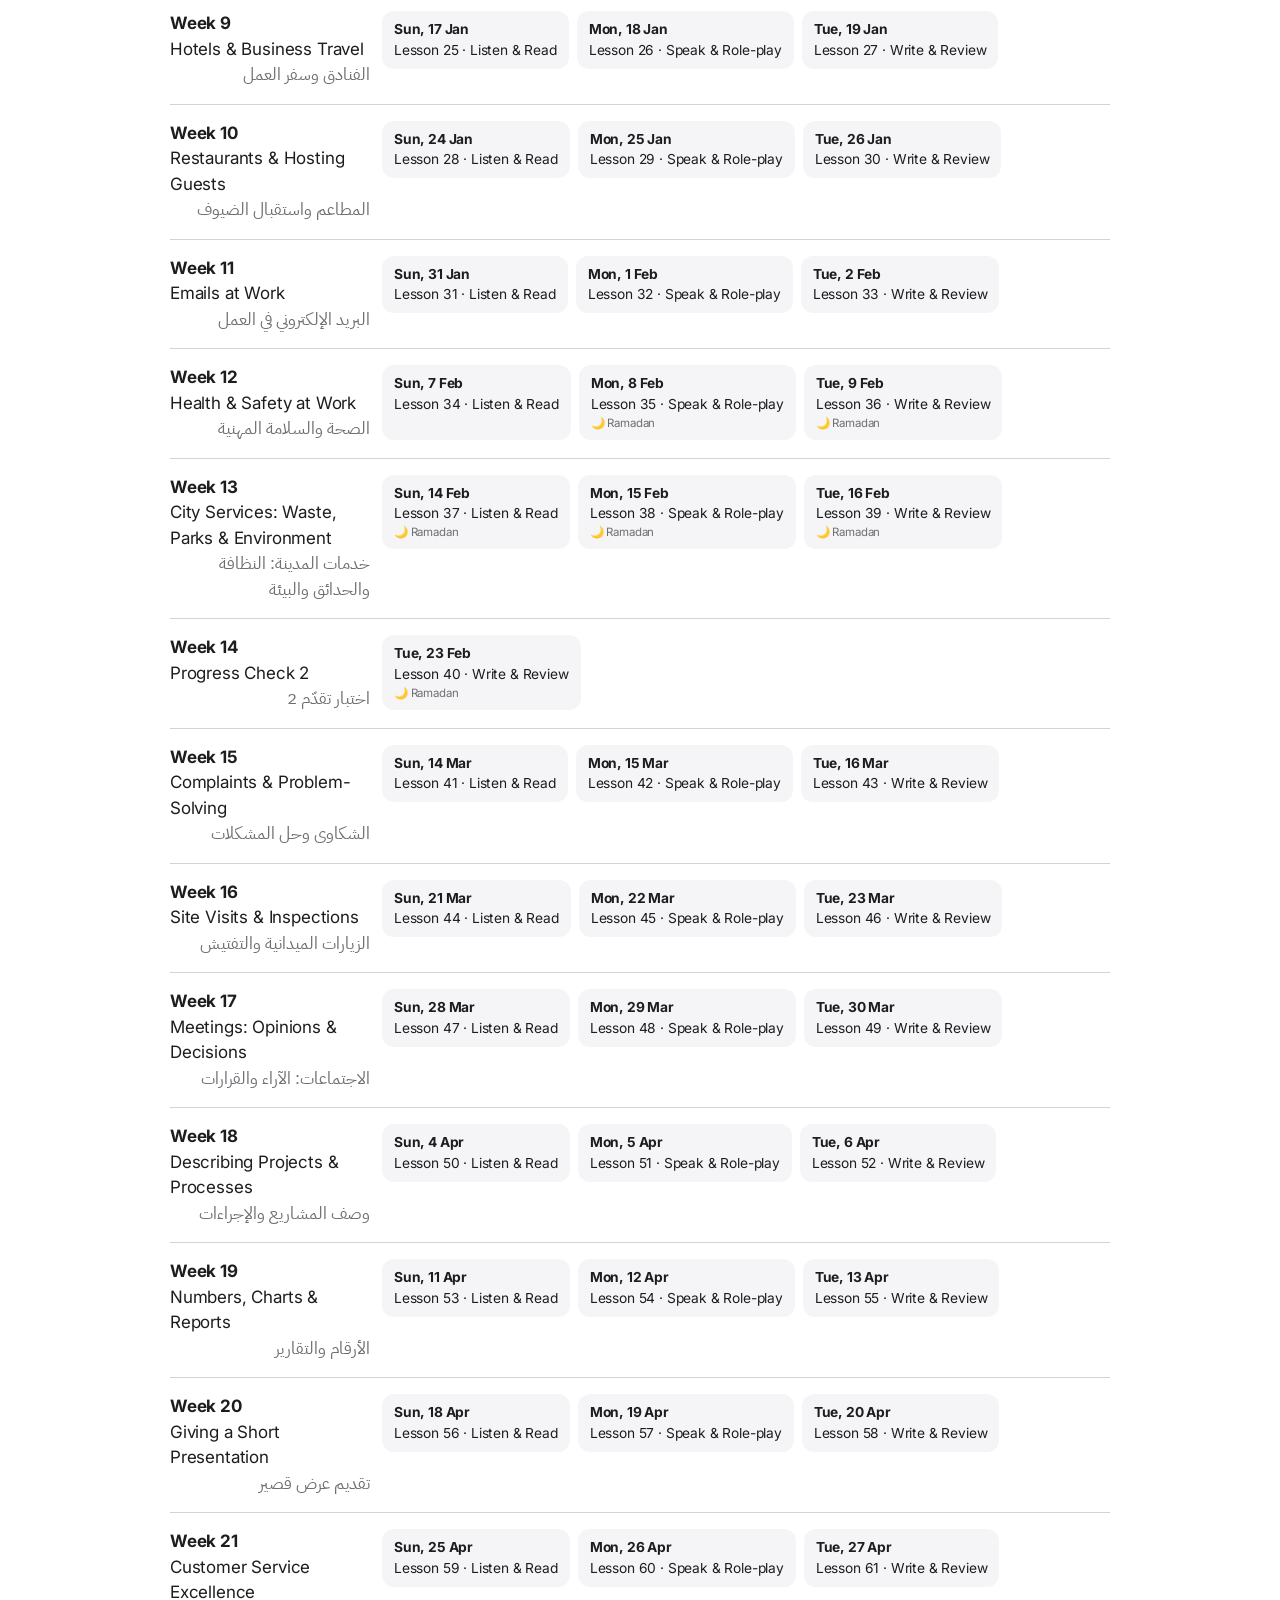
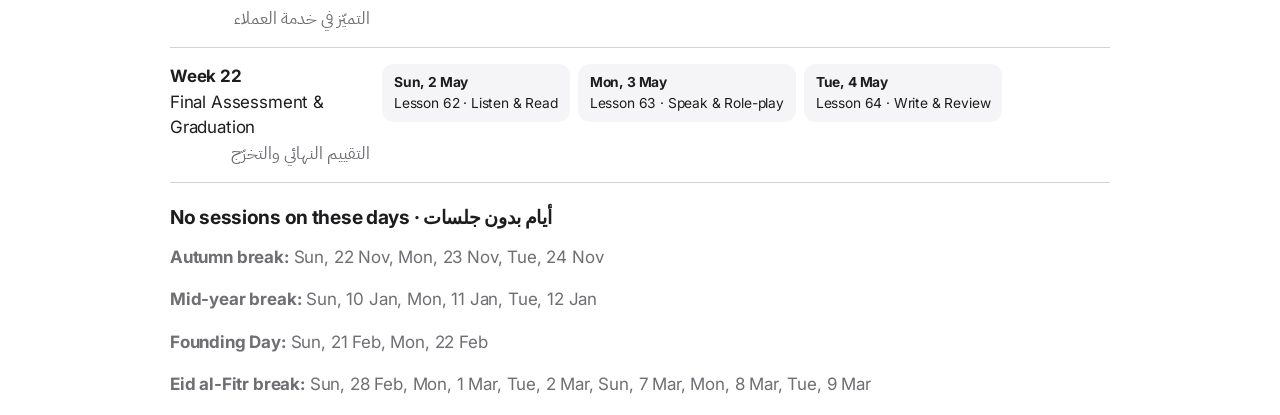
<file: schedule.html>
<!doctype html><html lang="en"><head><meta charset="utf-8"><meta name="viewport" content="width=device-width,initial-scale=1">
<title>Jisr · Schedule</title><link rel="icon" href="data:image/svg+xml,<svg xmlns='http://www.w3.org/2000/svg' viewBox='0 0 40 24'><path d='M2 20 Q20 -6 38 20' fill='none' stroke='%23c4553a' stroke-width='4'/></svg>">
<link rel="stylesheet" href="assets/app.css"><script src="config.js"></script><script src="data/calendar.js"></script><script src="data/ready.js"></script><script src="assets/core.js"></script></head>
<body><header id="site-header"></header>
<main class="wrap">
  <section class="hero" style="padding-bottom:14px"><h1>Lessons.</h1><p class="sub" id="sum"></p></section>
  <section class="band" id="thisweek"></section>
  <h2 style="margin-top:30px">All weeks</h2>
  
  <div class="cal" id="cal"></div>
  <h3 style="margin-top:24px">No sessions on these days · أيام بدون جلسات</h3>
  <div id="breaks" class="muted"></div>
</main>
<script>
(function(){
  const J=JISR,t=J.todayISO(),R=window.JISR_READY||[],W={};
  J.S.forEach(s=>(W[s.week]=W[s.week]||[]).push(s));
  document.getElementById("sum").innerHTML=`64 lessons · Sunday, Monday, Tuesday · 8 Nov – 4 May<br><span class="ar">٦٤ درسًا · الأحد والاثنين والثلاثاء</span>`;
  const cw=(J.sessionByDate(t)||J.nextSession(t)||J.S.at(-1)).week,tw=W[cw];
  document.getElementById("thisweek").innerHTML=`<p class="eyebrow">This week · Week ${cw}</p><h2>${J.esc(tw[0].themeEn)}</h2><p class="ar muted" style="margin-top:-6px">${J.esc(tw[0].themeAr)}</p><div class="grid g3" style="margin-top:12px">${tw.map(x=>{const d=J.stepsDone(x.n).size,tot=J.LS.get("stepsTotal."+x.n,9),ok=R.includes(x.n);return `<a class="tile" href="session.html?n=${x.n}" style="background:var(--paper)"><div class="muted" style="font-size:.85rem">${J.fmtDate(x.date)}${x.date===t?" · Today":""}</div><b>Lesson ${x.n} · ${x.typeEn}</b><div class="muted" style="font-size:.85rem;margin-top:4px">${ok?(d>=tot?"✓ Done":d?d+" of "+tot+" steps":"Not started"):"Coming soon"}</div></a>`;}).join("")}</div>`;
  document.getElementById("cal").innerHTML=Object.values(W).map(w=>`<div class="wk"><div><b>Week ${w[0].week}</b><div>${J.esc(w[0].themeEn)}</div><div class="ar muted">${J.esc(w[0].themeAr)}</div></div>
   <div class="sess">${w.map(s=>`<a href="session.html?n=${s.n}" class="${s.date===t?"today":""} ${s.date<t?"past":""} ${R.includes(s.n)?"ready":""}"><b>${J.fmtDate(s.date)}${J.stepsDone(s.n).size>=J.LS.get("stepsTotal."+s.n,9)?" ✓":""}</b><span>Lesson ${s.n} · ${s.typeEn}</span>${s.ramadan?"<small>🌙 Ramadan</small>":""}</a>`).join("")}</div></div>`).join("");
  const B={};(window.JISR_BREAKS||[]).forEach(b=>(B[b.reason]=B[b.reason]||[]).push(J.fmtDate(b.date)));
  document.getElementById("breaks").innerHTML=Object.entries(B).map(([k,v])=>`<p><b>${k}:</b> ${v.join(", ")}</p>`).join("");
})();
</script></body></html>
</file>
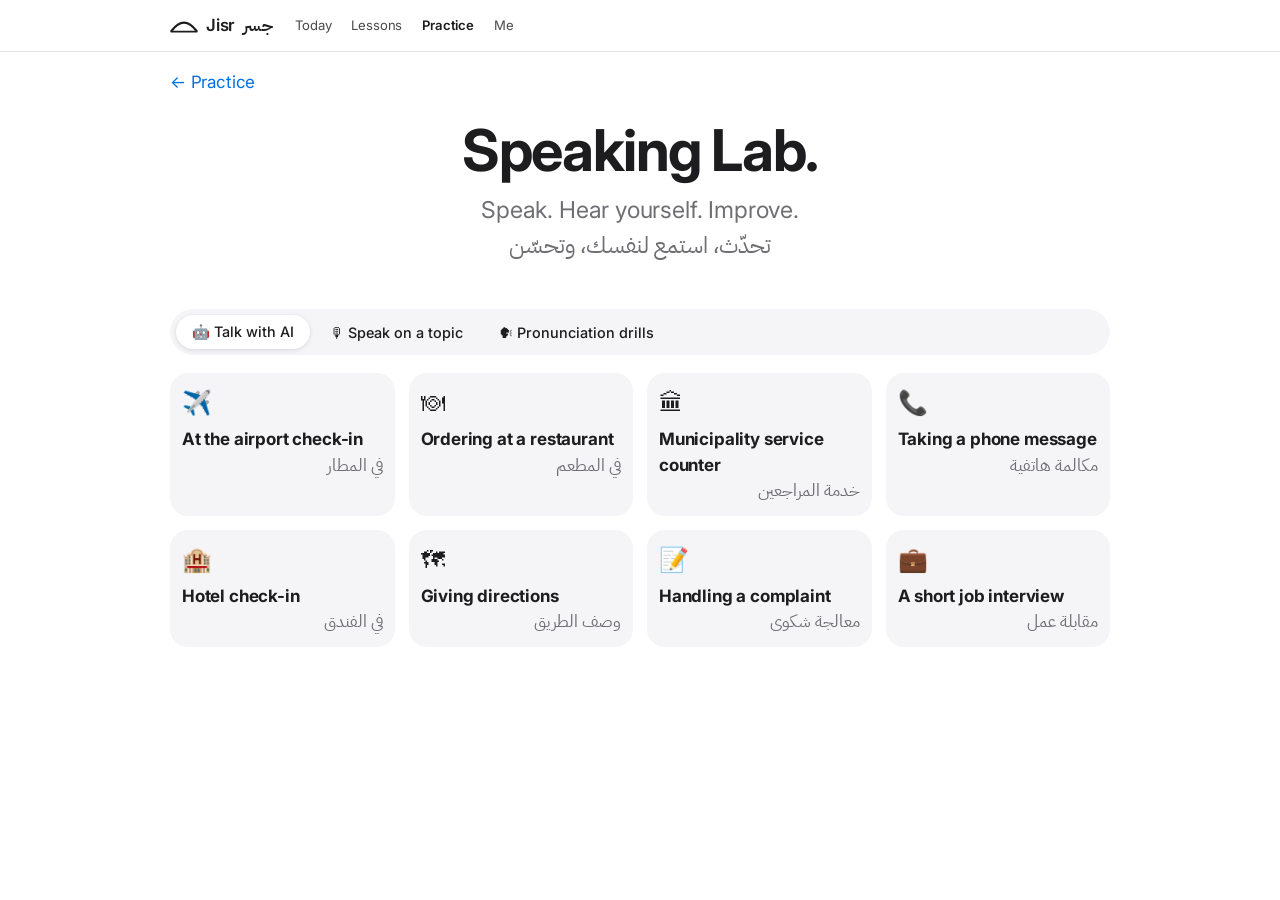
<file: speak.html>
<!doctype html><html lang="en"><head><meta charset="utf-8"><meta name="viewport" content="width=device-width,initial-scale=1">
<title>Jisr · Speaking Lab</title><link rel="icon" href="data:image/svg+xml,<svg xmlns='http://www.w3.org/2000/svg' viewBox='0 0 40 24'><path d='M2 20 Q20 -6 38 20' fill='none' stroke='%23c4553a' stroke-width='4'/></svg>">
<link rel="stylesheet" href="assets/app.css"><script src="config.js"></script><script src="data/calendar.js"></script><script src="data/speaklab.js"></script><script src="assets/core.js"></script><script src="assets/activities.js"></script><script src="assets/tools.js"></script></head>
<body><header id="site-header"></header>
<main class="wrap">
  <p style="margin:18px 0 0"><a href="resources.html">← Practice</a></p><section class="hero" style="padding-top:12px;padding-bottom:10px"><h1>Speaking Lab.</h1><p class="sub">Speak. Hear yourself. Improve.<br><span class="ar">تحدّث، استمع لنفسك، وتحسّن</span></p></section>
  <div id="mic" class="notice" style="display:none"></div>
  <div class="tabs no-print" id="tabs">
    <button data-k="talk" class="on">🤖 Talk with AI <span class="ar">محادثة</span></button>
    <button data-k="free">🎙 Speak on a topic <span class="ar">تحدّث</span></button>
    <button data-k="drill">🗣 Pronunciation drills <span class="ar">النطق</span></button>
  </div>
  <section class="panel on" id="p-talk"><div class="grid g4" id="scen" style="margin-bottom:14px"></div><div id="chatbox"></div></section>
  <section class="panel" id="p-free"><div id="free"></div></section>
  <section class="panel" id="p-drill"><div id="drill"></div></section>
</main>
<script>
(function(){
  const J=JISR,A=JISR_ACT,L=window.JISR_LAB;
  if(!J.canListen()){const m=document.getElementById("mic");m.style.display="block";m.innerHTML="Speech recognition isn't available in this browser. Open the site in <b>Chrome</b> (Android/PC) or <b>Safari</b> (iPhone). You can still type.";}
  document.querySelectorAll("#tabs button").forEach(b=>b.onclick=()=>{document.querySelectorAll("#tabs button").forEach(x=>x.classList.toggle("on",x===b));document.querySelectorAll(".panel").forEach(p=>p.classList.toggle("on",p.id==="p-"+b.dataset.k));J.stopSpeaking();});
  const sc=document.getElementById("scen"),cb=document.getElementById("chatbox");
  L.scenarios.forEach(s=>{const t=J.el(`<a class="tile" href="#" style="padding:12px"><div class="ico">${s.icon}</div><b>${J.esc(s.en)}</b><div class="ar muted">${J.esc(s.ar)}</div></a>`);
    t.onclick=e=>{e.preventDefault();sc.querySelectorAll(".tile").forEach(x=>x.style.borderColor="");t.style.borderColor="var(--clay)";cb.innerHTML=`<div class="card"><h3>${s.icon} ${J.esc(s.en)}</h3></div>`;A.aiPartner(cb.firstChild,{scenario:s.scenario,title:s.en,n:0});cb.querySelector("details").open=true;};sc.appendChild(t);});
  const day=Math.floor(Date.now()/864e5),fr=document.getElementById("free");
  setTimeout(()=>{const b=document.querySelector(`#tabs [data-k="${location.hash.slice(1)}"]`);if(b)b.click();},0);
  L.prompts.forEach((p,i)=>{ if(i<3) A.speakTask(fr,L.prompts[(day+i)%L.prompts.length],0); });
  fr.insertAdjacentHTML("beforeend",'<p class="muted">New topics appear every day. · مواضيع جديدة يوميًا</p>');
  A.readAloud(document.getElementById("drill"),[0,1,2,3,4,5].map(i=>L.drills[(day+i)%L.drills.length]),0);
})();
</script></body></html>
</file>
<file: assets/app.css>
@import url("https://fonts.googleapis.com/css2?family=Inter:wght@400;500;600;700&family=IBM+Plex+Sans+Arabic:wght@400;500&display=swap");
/* Apple-style: white & light-grey surfaces, one blue accent, big type, lots of space */
:root{
  --bg:#ffffff; --alt:#f5f5f7; --paper:#ffffff; --ink:#1d1d1f; --muted:#6e6e73; --line:#d2d2d7;
  --blue:#0071e3; --blue-h:#0077ed; --ok:#248a3d; --bad:#d70015; --warn:#b25000;
  --soft:#f5f5f7; --soft-blue:#e8f2fd; --soft-ok:#e9f6ec; --soft-bad:#fdecee;
  --r:18px; --font:-apple-system,BlinkMacSystemFont,"SF Pro Text","SF Pro Display","Helvetica Neue",Inter,"Segoe UI",Roboto,sans-serif;
  /* legacy names used by scripts */
  --teal:var(--blue); --clay:var(--blue); --gold:var(--warn); --soft-teal:var(--soft-blue); --soft-gold:#fff4e5; --soft-clay:var(--soft-blue);
}
@media (prefers-color-scheme:dark){:root:not([data-theme="light"]){
  --bg:#000; --alt:#101012; --paper:#1c1c1e; --ink:#f5f5f7; --muted:#a1a1a6; --line:#38383a;
  --blue:#2997ff; --blue-h:#47a6ff; --ok:#30d158; --bad:#ff453a; --warn:#ff9f0a; --soft:#1c1c1e; --soft-blue:#0a2540; --soft-ok:#0f2e17; --soft-bad:#3a1210; --soft-gold:#33240a}}
:root[data-theme="dark"]{--bg:#000;--alt:#101012;--paper:#1c1c1e;--ink:#f5f5f7;--muted:#a1a1a6;--line:#38383a;--blue:#2997ff;--blue-h:#47a6ff;--ok:#30d158;--bad:#ff453a;--warn:#ff9f0a;--soft:#1c1c1e;--soft-blue:#0a2540;--soft-ok:#0f2e17;--soft-bad:#3a1210;--soft-gold:#33240a}
*{box-sizing:border-box}
html{-webkit-text-size-adjust:100%}
body{margin:0;background:var(--bg);color:var(--ink);font:17px/1.5 var(--font);-webkit-font-smoothing:antialiased;letter-spacing:-.01em}
.ar,[lang=ar]{font-family:"SF Arabic","IBM Plex Sans Arabic",var(--font);direction:rtl;unicode-bidi:isolate;letter-spacing:0}
h1,h2,h3{font-family:var(--font);font-weight:700;letter-spacing:-.025em;line-height:1.08;margin:.2em 0 .35em}
h1{font-size:clamp(2.2rem,6vw,3.6rem)} h2{font-size:clamp(1.5rem,3.5vw,2rem)} h3{font-size:1.2rem;letter-spacing:-.015em}
h4{margin:.8em 0 .3em}
a{color:var(--blue);text-decoration:none} a:hover{text-decoration:underline}
small,.muted{color:var(--muted)}
.wrap{max-width:980px;margin:0 auto;padding:0 20px}
/* header */
#site-header{position:sticky;top:0;z-index:20;height:52px;background:color-mix(in srgb,var(--bg) 80%,transparent);backdrop-filter:saturate(180%) blur(20px);-webkit-backdrop-filter:saturate(180%) blur(20px);border-bottom:1px solid color-mix(in srgb,var(--line) 60%,transparent);display:flex;align-items:center;gap:22px;padding:0 max(20px,calc((100% - 980px)/2 + 20px))}
.brand{display:flex;align-items:center;gap:8px;color:var(--ink);font-weight:600;font-size:1.05rem}
.brand:hover{text-decoration:none}
.brand .mark{width:28px;display:inline-flex;color:var(--ink)}
#site-header nav{display:flex;gap:20px;flex:1;overflow-x:auto;scrollbar-width:none}
#site-header nav a{color:var(--ink);opacity:.8;font-size:.82rem;white-space:nowrap}
#site-header nav a:hover,#site-header nav a.on{opacity:1;text-decoration:none}
#site-header nav a.on{font-weight:600}
.who{font-size:.82rem;color:var(--muted);white-space:nowrap}
@media(max-width:620px){#site-header{gap:14px}.who{display:none}#site-header nav{gap:16px}}
/* layout */
main{padding:28px 0 72px}
.hero{text-align:center;padding:48px 0 32px}
.hero h1{margin-bottom:.2em}
.hero .sub{font-size:clamp(1.1rem,2.4vw,1.45rem);color:var(--muted);max-width:640px;margin:0 auto 22px}
.band{background:var(--alt);border-radius:28px;padding:36px 28px;margin:18px 0}
@media(max-width:620px){.band{padding:26px 18px;border-radius:22px}}
.card{background:var(--paper);border-radius:var(--r);padding:24px;border:1px solid transparent}
.band .card,.card.on-alt{background:var(--paper)}
main>.card,.grid>.card,.panel>.card,.act{background:var(--alt)}
.card.teal,.card.dark{background:var(--ink);color:var(--bg)}
.card.teal a{color:var(--bg)} .card.teal .muted,.card.teal small{color:color-mix(in srgb,var(--bg) 70%,transparent)}
.card.teal .btn.alt{background:var(--bg);color:var(--ink)}
.eyebrow{font-size:.78rem;font-weight:600;color:var(--warn);letter-spacing:0;text-transform:none}
.card.teal .eyebrow{color:#ff9f0a}
.grid{display:grid;gap:14px}
.g2{grid-template-columns:repeat(2,1fr)} .g3{grid-template-columns:repeat(3,1fr)} .g4{grid-template-columns:repeat(4,1fr)}
@media(max-width:820px){.g3,.g4{grid-template-columns:repeat(2,1fr)}}
@media(max-width:540px){.g2,.g3,.g4{grid-template-columns:1fr}}
.tile{display:block;color:var(--ink);background:var(--alt);border-radius:var(--r);padding:20px;transition:transform .2s ease}
.tile:hover{transform:scale(1.015);text-decoration:none}
.tile .ico{font-size:1.5rem;margin-bottom:6px}
.chip{display:inline-flex;align-items:center;gap:4px;padding:3px 10px;border-radius:999px;background:var(--soft);color:var(--ink);font-size:.8rem;font-weight:500;white-space:nowrap}
.chip.warn{color:var(--blue)} .chip.ghost{background:transparent;border:1px solid var(--line);color:var(--muted)}
/* buttons: Apple pills */
.btn{display:inline-flex;align-items:center;justify-content:center;gap:6px;border:0;border-radius:980px;padding:11px 22px;font:400 1.02rem var(--font);letter-spacing:-.01em;cursor:pointer;background:var(--blue);color:#fff;transition:background .15s}
.btn:hover{background:var(--blue-h);text-decoration:none}
.btn:disabled{opacity:.4;cursor:not-allowed}
.btn.alt,.btn.ghost{background:transparent;color:var(--blue);border:1px solid var(--blue)}
.btn.alt:hover,.btn.ghost:hover{background:var(--soft-blue)}
.btn.clay{background:var(--blue)}
.btn.sm{padding:6px 14px;font-size:.88rem}
.btn.big{padding:15px 34px;font-size:1.15rem}
.btn.rec{background:var(--bad)} .btn.rec.live{animation:pulse 1s infinite}
@keyframes pulse{50%{box-shadow:0 0 0 8px color-mix(in srgb,var(--bad) 22%,transparent)}}
input,select,textarea{font:inherit;color:var(--ink);background:var(--paper);border:1px solid var(--line);border-radius:12px;padding:12px 14px;width:100%;outline:none}
input:focus,select:focus,textarea:focus{border-color:var(--blue);box-shadow:0 0 0 4px var(--soft-blue)}
textarea{min-height:170px;resize:vertical}
input[type=radio],input[type=checkbox]{width:auto;flex:0 0 auto;margin-top:.3em;accent-color:var(--blue);box-shadow:none}
label{font-weight:600;font-size:.92rem;display:block;margin:12px 0 6px}
.q label,.opts label,.row label{display:flex;margin:0}
.row{display:flex;gap:10px;flex-wrap:wrap;align-items:center}
/* session */
.tabs{display:flex;gap:4px;overflow-x:auto;padding:6px;margin:14px 0 18px;background:var(--alt);border-radius:999px;scrollbar-width:none;position:sticky;top:60px;z-index:5}
.tabs button{flex:0 0 auto;border:0;background:transparent;color:var(--ink);border-radius:999px;padding:8px 16px;font:500 .9rem var(--font);cursor:pointer}
.tabs button .ar{display:none}
.tabs button.on{background:var(--paper);box-shadow:0 1px 4px rgba(0,0,0,.12)}
.panel{display:none}.panel.on{display:block}
.act{border-radius:var(--r);padding:24px;margin-bottom:16px}
.act h3{display:flex;align-items:center;gap:8px}
.badge{font-size:.72rem;font-weight:600;padding:2px 8px;border-radius:6px;background:var(--paper);color:var(--muted)}
.q{border-top:1px solid var(--line);padding:14px 0}
.q:first-of-type{border-top:0}
.q .opts{display:grid;gap:8px;margin-top:8px}
.q .opts label{font-weight:400;gap:10px;align-items:flex-start;padding:11px 14px;background:var(--paper);border:1px solid var(--line);border-radius:12px;cursor:pointer}
.q .opts label:hover{border-color:var(--blue)}
.q .opts label:has(input:checked){border-color:var(--blue);background:var(--soft-blue)}
.q.right .why,.q.wrong .why{display:block}
.q.right{--st:var(--ok)} .q.wrong{--st:var(--bad)}
.q.right .qt::before{content:"✓ ";color:var(--ok);font-weight:700}.q.wrong .qt::before{content:"✗ ";color:var(--bad);font-weight:700}
.why{display:none;margin-top:8px;font-size:.92rem;padding:10px 12px;border-radius:10px;background:color-mix(in srgb,var(--st) 10%,var(--paper))}
.q input.gap{max-width:240px;display:inline-block;padding:8px 12px}
.score{font-weight:600}
.script{background:var(--paper);border-radius:12px;padding:14px;margin-top:10px}
.script p{margin:.3em 0}.script b{color:var(--ink)}
summary{cursor:pointer;color:var(--blue)}
.vocab{display:grid;grid-template-columns:repeat(auto-fill,minmax(210px,1fr));gap:10px}
.vcard{background:var(--paper);border-radius:14px;padding:14px;cursor:pointer;min-height:100px}
.vcard .en{font-weight:600;font-size:1.05rem}.vcard .ar{color:var(--blue)}
.vcard .ex{font-size:.86rem;color:var(--muted)}
.vcard.hide .ar{filter:blur(6px)}
.reading p{font-size:1.1rem;line-height:1.7}
.reading mark{background:var(--soft-blue);color:inherit;border-radius:4px;padding:0 2px;cursor:help}
.bubble{max-width:82%;padding:10px 14px;border-radius:20px;margin:6px 0;line-height:1.4}
.bubble.npc{background:var(--paper);border-bottom-left-radius:6px}
.bubble.you{background:var(--blue);color:#fff;margin-left:auto;border-bottom-right-radius:6px}
.bubble.tip{background:transparent;font-size:.88rem;color:var(--muted);max-width:100%;padding:2px 6px}
.chat:empty{display:none}
.chat{max-height:440px;overflow:auto;padding:8px;border-radius:14px;background:var(--bg)}
.diff span{padding:0 2px;border-radius:4px}.diff .ok{color:var(--ok)}.diff .miss{color:var(--bad);text-decoration:underline wavy}
.meter{height:8px;border-radius:9px;background:color-mix(in srgb,var(--bg) 25%,transparent);overflow:hidden}.meter>i{display:block;height:100%;background:var(--blue)}
.fb{padding:14px 16px;background:var(--paper);border-radius:12px;margin-top:12px}
.list{padding-left:1.1em}.list li{margin:.3em 0}
/* schedule */
.cal{display:grid}
.wk{display:grid;grid-template-columns:200px 1fr;gap:12px;align-items:start;border-bottom:1px solid var(--line);padding:16px 0}
@media(max-width:620px){.wk{grid-template-columns:1fr}}
.sess{display:flex;gap:8px;flex-wrap:wrap}
.sess a{display:flex;flex-direction:column;min-width:128px;color:var(--ink);border-radius:12px;padding:8px 12px;background:var(--alt);font-size:.86rem}
.sess a:hover{text-decoration:none;background:var(--soft-blue)}
.sess a.today{box-shadow:inset 0 0 0 2px var(--blue)}
.sess a.ready::after{content:"Ready";color:var(--ok);font-size:.72rem;font-weight:600}
.sess a.past{opacity:.6}
.notice{padding:12px 16px;border-radius:12px;background:var(--alt);font-size:.92rem}
.big-code{font:700 clamp(3.5rem,15vw,8rem)/1 var(--font);letter-spacing:.12em;text-align:center}
table{border-collapse:collapse;width:100%;font-size:.88rem}
th,td{border-bottom:1px solid var(--line);padding:8px 10px;text-align:left;white-space:nowrap}
th{position:sticky;top:0;background:var(--paper);font-weight:600}
.tscroll{overflow:auto;max-height:70vh;border-radius:12px;background:var(--paper)}
td.P{color:var(--ok);font-weight:600}td.A{color:var(--bad);font-weight:600}td.L{color:var(--warn);font-weight:600}td.E{color:var(--muted);font-weight:600}
#toast{position:fixed;left:50%;bottom:24px;transform:translate(-50%,40px);opacity:0;background:var(--ink);color:var(--bg);padding:12px 20px;border-radius:999px;transition:.25s;z-index:99;max-width:92vw;font-size:.95rem}
#toast.show{opacity:1;transform:translate(-50%,0)}
footer{padding:22px 0 30px;color:var(--muted);font-size:.78rem;border-top:1px solid var(--line)}
.center{text-align:center}
.only-print{display:none}
@media print{
  #site-header,.no-print,.tabs,footer{display:none!important}
  .only-print{display:block}
  body{background:#fff;color:#000;font-size:11pt}
  .card,.act,.band{background:#fff!important;padding:0;border:0}
  .tscroll{max-height:none;overflow:visible}
  th{position:static}
}
.band .tile,.act .tile{background:var(--paper)}

.tabs button .tick{display:inline-flex;align-items:center;justify-content:center;width:20px;height:20px;border-radius:50%;background:var(--paper);font-size:.72rem;font-weight:600;margin-right:2px}
.tabs button.done .tick{background:var(--ok);color:#fff}
.tabs button.on .tick{background:var(--blue);color:#fff}
.stepnav{justify-content:space-between;margin:22px 0 8px;padding-top:18px;border-top:1px solid var(--line)}
.num{flex:0 0 auto;width:34px;height:34px;border-radius:50%;background:var(--ink);color:var(--bg);display:inline-flex;align-items:center;justify-content:center;font-weight:700}
</file>
